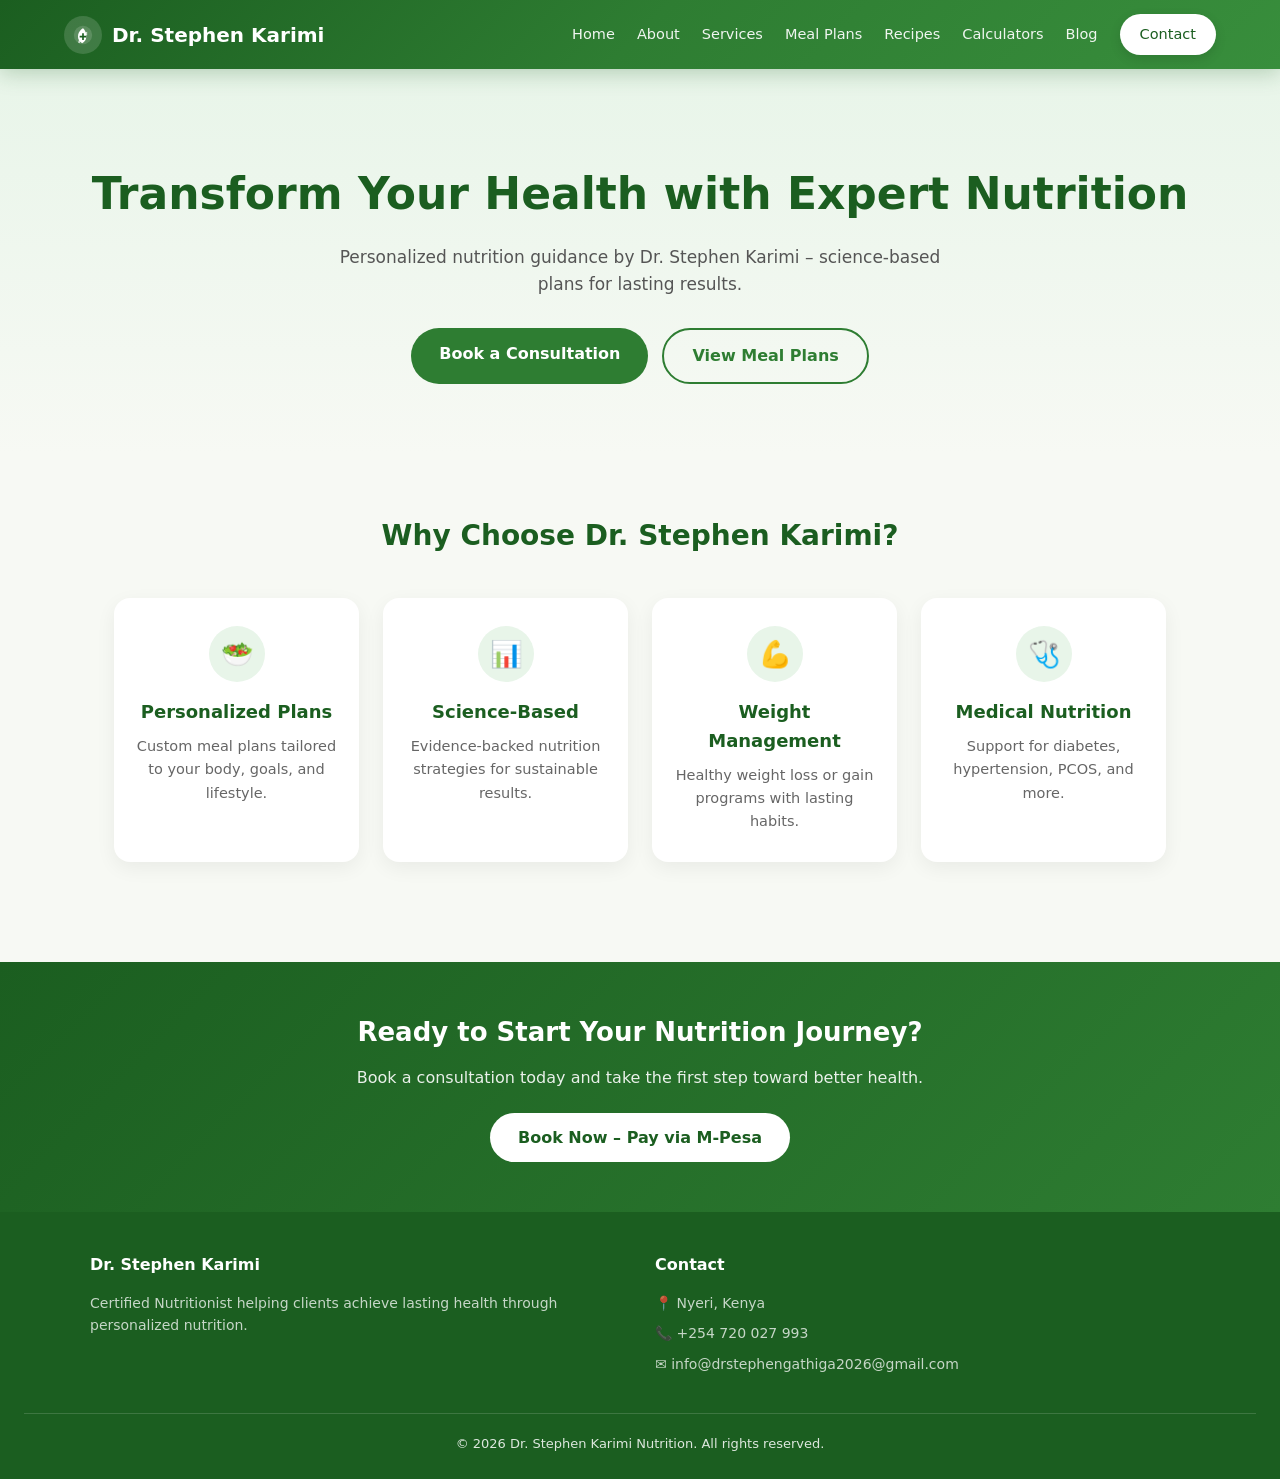
<file: index.html>
<!DOCTYPE html>
<html lang="en">
<head>
  <meta charset="UTF-8">
  <meta name="viewport" content="width=device-width, initial-scale=1.0">
  <title>Dr. Stephen Karimi | Nutritionist</title>
  <style>
    * { margin: 0; padding: 0; box-sizing: border-box; }
    body {
      font-family: 'Segoe UI', system-ui, -apple-system, sans-serif;
      background: #f7f9f4;
      color: #333;
      line-height: 1.6;
    }
    .header {
      position: sticky; top: 0; z-index: 1000;
      background: linear-gradient(135deg, #1b5e20 0%, #2e7d32 50%, #388e3c 100%);
      box-shadow: 0 4px 20px rgba(27, 94, 32, 0.25);
      padding: 14px 0;
    }
    .header-container {
      max-width: 1200px; margin: 0 auto; padding: 0 24px;
      display: flex; align-items: center; justify-content: space-between;
    }
    .logo { display: flex; align-items: center; gap: 10px; text-decoration: none; }
    .logo-icon {
      width: 38px; height: 38px; background: rgba(255,255,255,0.15);
      border-radius: 50%; display: flex; align-items: center; justify-content: center;
    }
    .logo-icon svg { width: 20px; height: 20px; }
    .logo-text { font-size: 20px; font-weight: 600; color: white; }
    .nav { display: flex; align-items: center; gap: 22px; }
    .nav a {
      color: rgba(255,255,255,0.92); text-decoration: none; font-size: 14.5px; font-weight: 500;
      transition: color 0.25s;
    }
    .nav a:hover { color: #fff; }
    .nav a.active { color: #fff; border-bottom: 2px solid #a5d6a7; padding-bottom: 2px; }
    .cta-btn {
      background: white; color: #1b5e20 !important; padding: 9px 20px;
      border-radius: 50px; font-weight: 600; font-size: 14px;
      box-shadow: 0 4px 12px rgba(0,0,0,0.12); transition: all 0.3s;
    }
    .cta-btn:hover { background: #e8f5e9; transform: translateY(-2px); }
    .menu-toggle { display: none; background: none; border: none; cursor: pointer; padding: 6px; }
    .menu-toggle span { display: block; width: 22px; height: 2.5px; background: white; margin: 5px 0; border-radius: 3px; }

    @media (max-width: 980px) {
      .nav {
        position: fixed; top: 68px; left: 0; right: 0; background: #1b5e20;
        flex-direction: column; gap: 0; padding: 16px 0 24px;
        box-shadow: 0 12px 30px rgba(0,0,0,0.2);
        transform: translateY(-12px); opacity: 0; visibility: hidden; transition: all 0.3s;
      }
      .nav.active { transform: translateY(0); opacity: 1; visibility: visible; }
      .nav a { width: 100%; text-align: center; padding: 13px 0; border-bottom: 1px solid rgba(255,255,255,0.1); font-size: 15px; }
      .nav a:last-child { border-bottom: none; margin-top: 10px; width: auto; display: inline-block; }
      .menu-toggle { display: block; }
    }

    /* Hero */
    .hero {
      padding: 90px 24px 70px;
      text-align: center;
      background: linear-gradient(180deg, #e8f5e9 0%, #f7f9f4 100%);
    }
    .hero h1 { font-size: clamp(28px, 5vw, 44px); color: #1b5e20; margin-bottom: 14px; font-weight: 700; }
    .hero p { font-size: 17px; color: #555; max-width: 620px; margin: 0 auto 30px; }
    .hero-buttons { display: flex; gap: 14px; justify-content: center; flex-wrap: wrap; }
    .btn-primary {
      background: #2e7d32; color: white; padding: 13px 28px; border-radius: 50px;
      text-decoration: none; font-weight: 600; transition: all 0.3s;
    }
    .btn-primary:hover { background: #1b5e20; transform: translateY(-2px); }
    .btn-secondary {
      background: transparent; color: #2e7d32; padding: 13px 28px; border-radius: 50px;
      text-decoration: none; font-weight: 600; border: 2px solid #2e7d32; transition: all 0.3s;
    }
    .btn-secondary:hover { background: #e8f5e9; }

    /* Features */
    .features { max-width: 1100px; margin: 0 auto; padding: 60px 24px; }
    .section-title { text-align: center; font-size: 28px; color: #1b5e20; margin-bottom: 40px; }
    .features-grid {
      display: grid; grid-template-columns: repeat(auto-fit, minmax(240px, 1fr)); gap: 24px;
    }
    .feature-card {
      background: white; border-radius: 16px; padding: 28px 22px; text-align: center;
      box-shadow: 0 6px 20px rgba(0,0,0,0.06); transition: transform 0.3s;
    }
    .feature-card:hover { transform: translateY(-6px); }
    .feature-icon {
      width: 56px; height: 56px; background: #e8f5e9; border-radius: 50%;
      display: flex; align-items: center; justify-content: center; margin: 0 auto 16px;
      font-size: 26px;
    }
    .feature-card h3 { color: #1b5e20; margin-bottom: 8px; font-size: 18px; }
    .feature-card p { color: #666; font-size: 14.5px; }

    /* CTA Banner */
    .cta-banner {
      background: linear-gradient(135deg, #1b5e20, #2e7d32);
      color: white; text-align: center; padding: 50px 24px; margin: 40px 0 0;
    }
    .cta-banner h2 { font-size: 26px; margin-bottom: 12px; }
    .cta-banner p { opacity: 0.9; margin-bottom: 22px; }
    .cta-banner a {
      display: inline-block; background: white; color: #1b5e20; padding: 12px 28px;
      border-radius: 50px; font-weight: 600; text-decoration: none; transition: all 0.3s;
    }
    .cta-banner a:hover { background: #e8f5e9; transform: translateY(-2px); }

    /* Footer */
    footer {
      background: #1b5e20; color: rgba(255,255,255,0.85); padding: 40px 24px 24px;
    }
    .footer-content {
      max-width: 1100px; margin: 0 auto; display: grid;
      grid-template-columns: repeat(auto-fit, minmax(200px, 1fr)); gap: 30px;
    }
    .footer-col h4 { color: white; margin-bottom: 14px; font-size: 16px; }
    .footer-col a, .footer-col p { color: rgba(255,255,255,0.75); text-decoration: none; font-size: 14px; display: block; margin-bottom: 8px; }
    .footer-col a:hover { color: white; }
    .footer-bottom {
      text-align: center; margin-top: 30px; padding-top: 20px;
      border-top: 1px solid rgba(255,255,255,0.15); font-size: 13px;
    }
  </style>
</head>
<body>

  <!-- HEADER -->
  <header class="header">
    <div class="header-container">
      <a href="index.html" class="logo">
        <div class="logo-icon">
          <svg viewBox="0 0 48 48" fill="none" xmlns="http://www.w3.org/2000/svg">
            <circle cx="24" cy="24" r="22" fill="rgba(255,255,255,0.15)"/>
            <path d="M24 8C24 8 12 14 12 28C12 35 16 40 22 44C28 40 32 35 32 28C32 14 24 8 24 8Z" fill="white"/>
            <path d="M34 16C20 20 16 32 12 42L16 44C20 34 24 26 34 24V16Z" fill="white" fill-opacity="0.7"/>
            <path d="M22 20H26V26H32V30H26V36H22V30H16V26H22V20Z" fill="#1b5e20"/>
          </svg>
        </div>
        <span class="logo-text">Dr. Stephen Karimi</span>
      </a>
      <nav class="nav" id="navMenu">
        <a href="home.html">Home</a>
        <a href="about.html">About</a>
        <a href="services.html">Services</a>
        <a href="meal plans.html">Meal Plans</a>
        <a href="recipes.html">Recipes</a>
        <a href="calculators.html">Calculators</a>
        <a href="blog.html">Blog</a>
        <a href="contact.html" class="cta-btn">Contact</a>
      </nav>
      <button class="menu-toggle" id="menuToggle" aria-label="Menu"><span></span><span></span><span></span></button>
    </div>
  </header>

  <!-- HERO -->
  <section class="hero">
    <h1>Transform Your Health with Expert Nutrition</h1>
    <p>Personalized nutrition guidance by Dr. Stephen Karimi – science-based plans for lasting results.</p>
    <div class="hero-buttons">
      <a href="contact.html" class="btn-primary">Book a Consultation</a>
      <a href="meal plans.html" class="btn-secondary">View Meal Plans</a>
    </div>
  </section>

  <!-- FEATURES -->
  <section class="features">
    <h2 class="section-title">Why Choose Dr. Stephen Karimi?</h2>
    <div class="features-grid">
      <div class="feature-card">
        <div class="feature-icon">🥗</div>
        <h3>Personalized Plans</h3>
        <p>Custom meal plans tailored to your body, goals, and lifestyle.</p>
      </div>
      <div class="feature-card">
        <div class="feature-icon">📊</div>
        <h3>Science-Based</h3>
        <p>Evidence-backed nutrition strategies for sustainable results.</p>
      </div>
      <div class="feature-card">
        <div class="feature-icon">💪</div>
        <h3>Weight Management</h3>
        <p>Healthy weight loss or gain programs with lasting habits.</p>
      </div>
      <div class="feature-card">
        <div class="feature-icon">🩺</div>
        <h3>Medical Nutrition</h3>
        <p>Support for diabetes, hypertension, PCOS, and more.</p>
      </div>
    </div>
  </section>

  <!-- CTA -->
  <section class="cta-banner">
    <h2>Ready to Start Your Nutrition Journey?</h2>
    <p>Book a consultation today and take the first step toward better health.</p>
    <a href="contact.html">Book Now – Pay via M-Pesa</a>
  </section>

  <!-- FOOTER -->
  <footer>
    <div class="footer-content">
      <div class="footer-col">
        <h4>Dr. Stephen Karimi</h4>
        <p>Certified Nutritionist helping clients achieve lasting health through personalized nutrition.</p>
      </div>
     
      <div class="footer-col">
        <h4>Contact</h4>
        <p>📍 Nyeri, Kenya</p>
        <p>📞 +254 720 027 993</p>
        <p>✉️ info@drstephengathiga2026@gmail.com</p>
      </div>
    </div>
    <div class="footer-bottom">
      © 2026 Dr. Stephen Karimi Nutrition. All rights reserved.
    </div>
  </footer>

  <script>
    const toggle = document.getElementById('menuToggle');
    const nav = document.getElementById('navMenu');
    toggle.addEventListener('click', () => nav.classList.toggle('active'));
  </script>
</body>
</html>
</file>
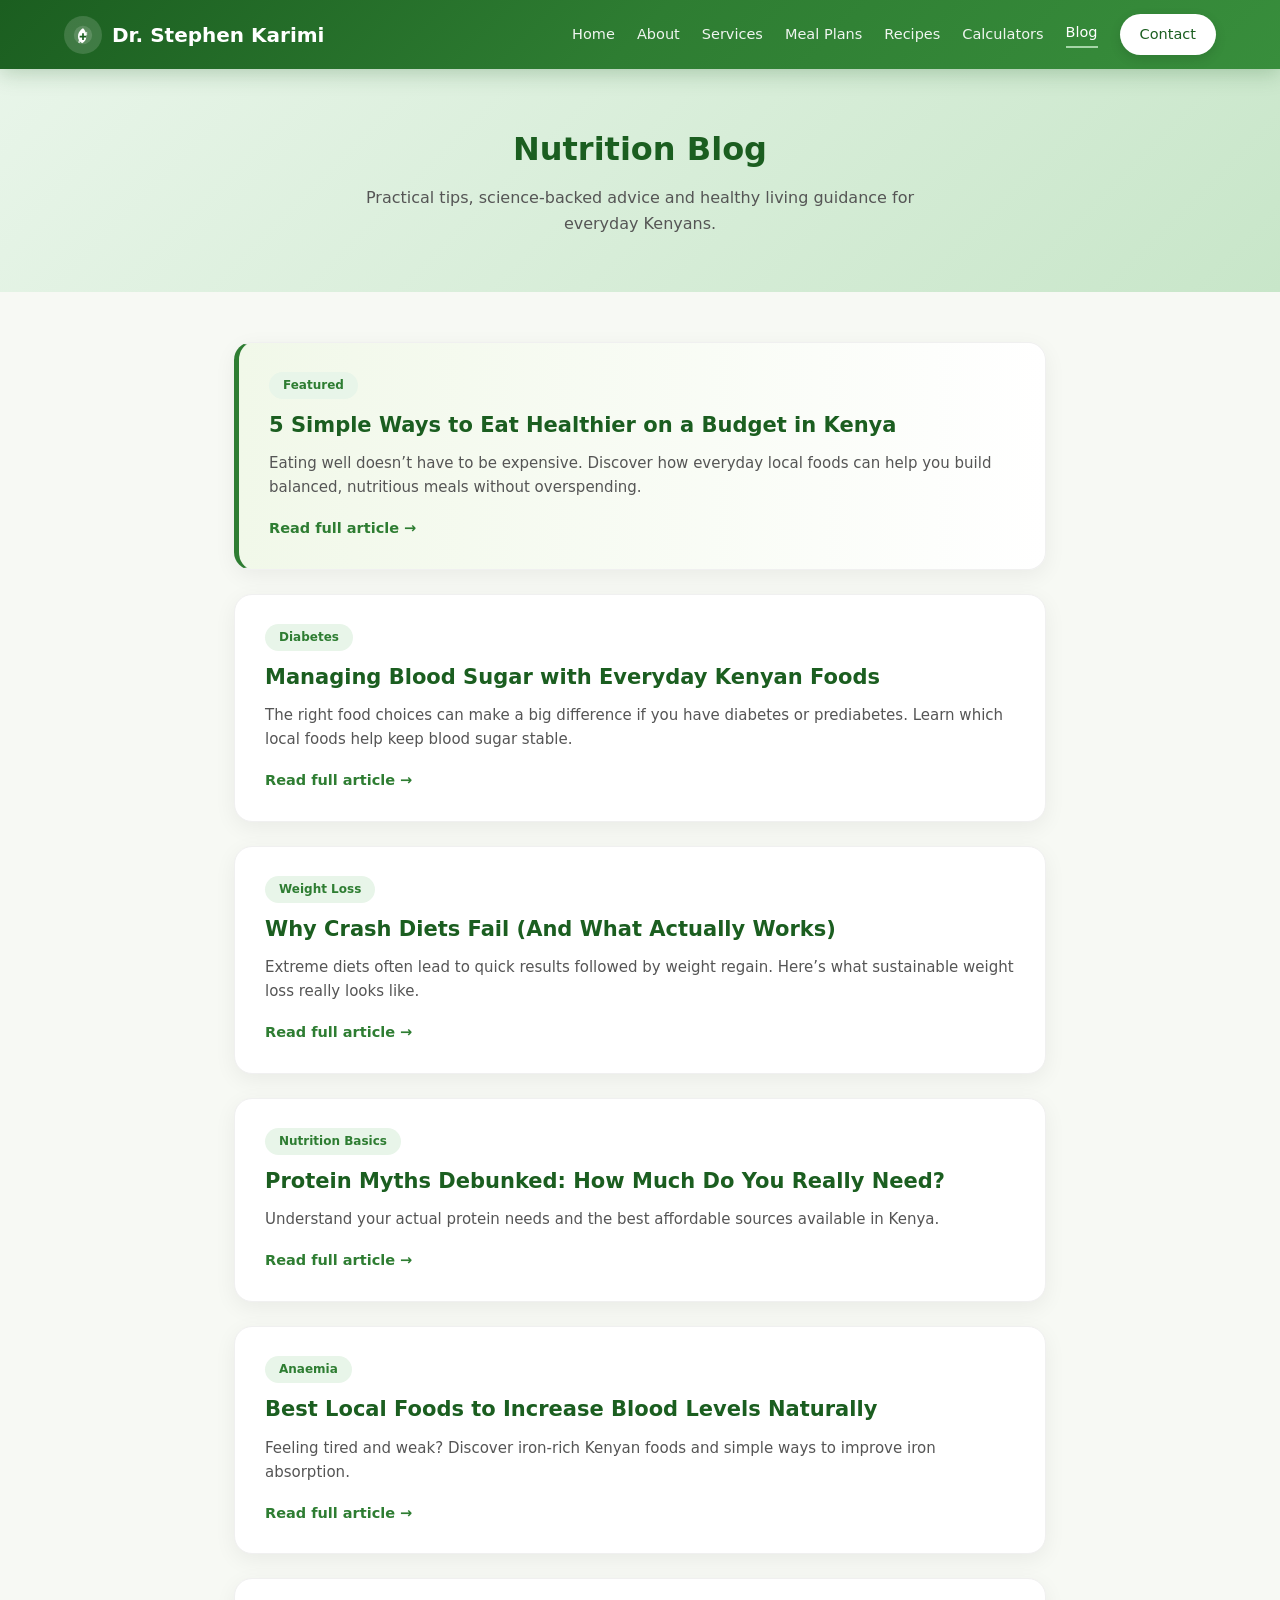
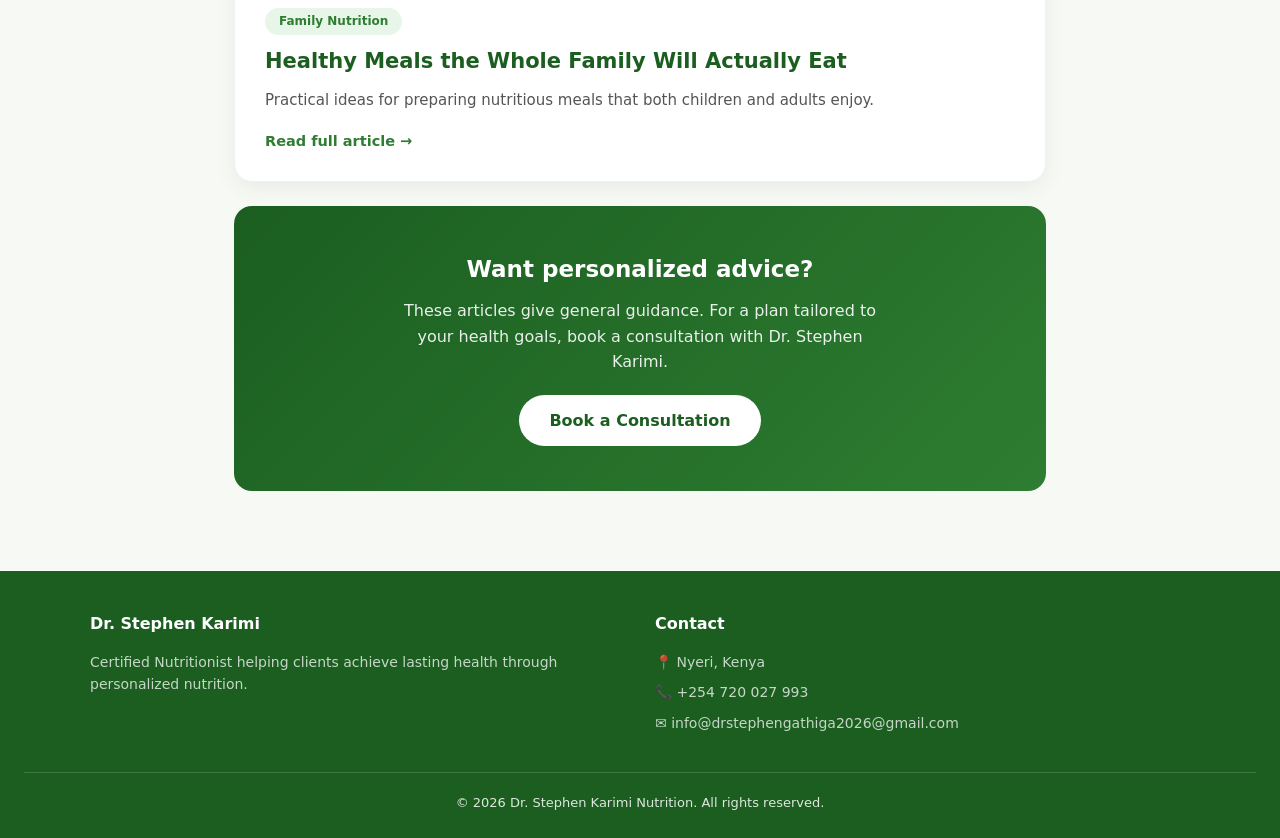
<file: about.html>
<!DOCTYPE html>
<html lang="en">
<head>
  <meta charset="UTF-8">
  <meta name="viewport" content="width=device-width, initial-scale=1.0">
  <title>Nutrition Blog | Dr. Stephen Karimi</title>
  <style>
    * { margin: 0; padding: 0; box-sizing: border-box; }
    body {
      font-family: 'Segoe UI', system-ui, -apple-system, sans-serif;
      background: #f7f9f4;
      color: #333;
      line-height: 1.6;
    }

    /* ===== HEADER ===== */
    .header {
      position: sticky; top: 0; z-index: 1000;
      background: linear-gradient(135deg, #1b5e20 0%, #2e7d32 50%, #388e3c 100%);
      box-shadow: 0 4px 20px rgba(27, 94, 32, 0.25);
      padding: 14px 0;
    }
    .header-container {
      max-width: 1200px; margin: 0 auto; padding: 0 24px;
      display: flex; align-items: center; justify-content: space-between;
    }
    .logo { display: flex; align-items: center; gap: 10px; text-decoration: none; }
    .logo-icon {
      width: 38px; height: 38px; background: rgba(255,255,255,0.15);
      border-radius: 50%; display: flex; align-items: center; justify-content: center;
    }
    .logo-icon svg { width: 20px; height: 20px; }
    .logo-text { font-size: 20px; font-weight: 600; color: white; }
    .nav { display: flex; align-items: center; gap: 22px; background: transparent; }
    .nav a {
      color: rgba(255,255,255,0.92); text-decoration: none;
      font-size: 14.5px; font-weight: 500; transition: color 0.25s; background: transparent;
    }
    .nav a:hover { color: #fff; }
    .nav a.active { color: #fff; border-bottom: 2px solid #a5d6a7; padding-bottom: 2px; }
    .cta-btn {
      background: white !important; color: #1b5e20 !important; padding: 9px 20px;
      border-radius: 50px; font-weight: 600; font-size: 14px;
      box-shadow: 0 4px 12px rgba(0,0,0,0.12); transition: all 0.3s;
    }
    .cta-btn:hover { background: #e8f5e9 !important; transform: translateY(-2px); }
    .menu-toggle { display: none; background: none; border: none; cursor: pointer; padding: 6px; }
    .menu-toggle span {
      display: block; width: 22px; height: 2.5px; background: white;
      margin: 5px 0; border-radius: 3px;
    }
    @media (max-width: 980px) {
      .nav {
        position: fixed; top: 68px; left: 0; right: 0; background: #1b5e20;
        flex-direction: column; gap: 0; padding: 16px 0 24px;
        box-shadow: 0 12px 30px rgba(0,0,0,0.2);
        transform: translateY(-12px); opacity: 0; visibility: hidden; transition: all 0.3s;
      }
      .nav.active { transform: translateY(0); opacity: 1; visibility: visible; }
      .nav a {
        width: 100%; text-align: center; padding: 13px 0;
        border-bottom: 1px solid rgba(255,255,255,0.1);
      }
      .nav a:last-child { border-bottom: none; margin-top: 10px; width: auto; display: inline-block; }
      .menu-toggle { display: block; }
    }

    /* ===== PAGE HERO ===== */
    .page-hero {
      background: linear-gradient(135deg, #e8f5e9, #c8e6c9);
      padding: 55px 24px; text-align: center;
    }
    .page-hero h1 { font-size: 32px; color: #1b5e20; margin-bottom: 10px; }
    .page-hero p { color: #555; max-width: 600px; margin: 0 auto; font-size: 16px; }

    /* ===== BLOG ===== */
    .blog-section {
      max-width: 860px; margin: 0 auto; padding: 50px 24px 30px;
    }

    .blog-card {
      background: white;
      border-radius: 18px;
      padding: 28px 30px;
      margin-bottom: 24px;
      box-shadow: 0 6px 22px rgba(0,0,0,0.06);
      transition: transform 0.3s, box-shadow 0.3s;
      border: 1px solid #f0f0f0;
    }
    .blog-card:hover {
      transform: translateY(-4px);
      box-shadow: 0 12px 30px rgba(0,0,0,0.1);
    }
    .blog-card.featured {
      border-left: 5px solid #2e7d32;
      background: linear-gradient(to right, #f1f8e9, #ffffff);
    }

    .category {
      display: inline-block;
      background: #e8f5e9;
      color: #2e7d32;
      font-size: 12px;
      font-weight: 600;
      padding: 4px 14px;
      border-radius: 30px;
      margin-bottom: 12px;
    }
    .blog-card h2 {
      color: #1b5e20;
      font-size: 21px;
      margin-bottom: 12px;
      line-height: 1.35;
    }
    .excerpt {
      color: #555;
      font-size: 15px;
      margin-bottom: 16px;
    }

    .full-content {
      display: none;
      margin-top: 8px;
      padding-top: 18px;
      border-top: 1px solid #e8f5e9;
      color: #444;
      font-size: 15px;
      line-height: 1.75;
    }
    .full-content p { margin-bottom: 14px; }
    .full-content h3 {
      color: #1b5e20;
      font-size: 17px;
      margin: 20px 0 8px;
    }
    .full-content ul {
      margin: 10px 0 16px 22px;
    }
    .full-content ul li { margin-bottom: 6px; }

    .read-more-btn {
      background: none;
      border: none;
      color: #2e7d32;
      font-weight: 600;
      font-size: 14.5px;
      cursor: pointer;
      padding: 0;
      font-family: inherit;
      display: inline-flex;
      align-items: center;
      gap: 6px;
    }
    .read-more-btn:hover { text-decoration: underline; }

    /* CTA */
    .consult-cta {
      background: linear-gradient(135deg, #1b5e20, #2e7d32);
      color: white;
      text-align: center;
      padding: 45px 24px;
      border-radius: 18px;
      margin: 20px 0 10px;
    }
    .consult-cta h2 { font-size: 23px; margin-bottom: 10px; }
    .consult-cta p { opacity: 0.9; margin-bottom: 20px; max-width: 480px; margin-left: auto; margin-right: auto; }
    .consult-cta a {
      display: inline-block;
      background: white;
      color: #1b5e20;
      padding: 13px 30px;
      border-radius: 50px;
      font-weight: 600;
      text-decoration: none;
      transition: all 0.3s;
    }
    .consult-cta a:hover { background: #e8f5e9; transform: translateY(-2px); }

    /* ===== FOOTER ===== */
    footer {
      background: #1b5e20;
      color: rgba(255,255,255,0.85);
      padding: 40px 24px 24px;
      margin-top: 40px;
    }
    .footer-content {
      max-width: 1100px; margin: 0 auto;
      display: grid; grid-template-columns: repeat(auto-fit, minmax(200px, 1fr)); gap: 30px;
    }
    .footer-col h4 { color: white; margin-bottom: 14px; }
    .footer-col a, .footer-col p {
      color: rgba(255,255,255,0.75); text-decoration: none;
      font-size: 14px; display: block; margin-bottom: 8px;
    }
    .footer-col a:hover { color: white; }
    .footer-bottom {
      text-align: center; margin-top: 30px; padding-top: 20px;
      border-top: 1px solid rgba(255,255,255,0.15); font-size: 13px;
    }
  </style>
</head>
<body>

  <!-- HEADER -->
  <header class="header">
    <div class="header-container">
      <a href="index.html" class="logo">
        <div class="logo-icon">
          <svg viewBox="0 0 48 48" fill="none" xmlns="http://www.w3.org/2000/svg">
            <circle cx="24" cy="24" r="22" fill="rgba(255,255,255,0.15)"/>
            <path d="M24 8C24 8 12 14 12 28C12 35 16 40 22 44C28 40 32 35 32 28C32 14 24 8 24 8Z" fill="white"/>
            <path d="M34 16C20 20 16 32 12 42L16 44C20 34 24 26 34 24V16Z" fill="white" fill-opacity="0.7"/>
            <path d="M22 20H26V26H32V30H26V36H22V30H16V26H22V20Z" fill="#1b5e20"/>
          </svg>
        </div>
        <span class="logo-text">Dr. Stephen Karimi</span>
      </a>
      <nav class="nav" id="navMenu">
        <a href="home.html">Home</a>
        <a href="about.html">About</a>
        <a href="services.html">Services</a>
        <a href="meal-plans.html">Meal Plans</a>
        <a href="recipes.html">Recipes</a>
        <a href="calculators.html">Calculators</a>
        <a href="blog.html" class="active">Blog</a>
        <a href="contact.html" class="cta-btn">Contact</a>
      </nav>
      <button class="menu-toggle" id="menuToggle" aria-label="Menu">
        <span></span><span></span><span></span>
      </button>
    </div>
  </header>

  <!-- HERO -->
  <section class="page-hero">
    <h1>Nutrition Blog</h1>
    <p>Practical tips, science-backed advice and healthy living guidance for everyday Kenyans.</p>
  </section>

  <!-- BLOG POSTS -->
  <section class="blog-section">

    <!-- Featured -->
    <article class="blog-card featured">
      <span class="category">Featured</span>
      <h2>5 Simple Ways to Eat Healthier on a Budget in Kenya</h2>
      <p class="excerpt">
        Eating well doesn’t have to be expensive. Discover how everyday local foods can help you build balanced, nutritious meals without overspending.
      </p>
      <div class="full-content" id="article1">
        <p>Many people think healthy eating is expensive. The truth is, some of the most nutritious foods in Kenya are also the most affordable.</p>
        <h3>1. Make Sukuma Wiki your daily green</h3>
        <p>Sukuma wiki is packed with vitamins, iron and fibre. Lightly steam or sauté it instead of overcooking.</p>
        <h3>2. Eat beans and lentils regularly</h3>
        <p>Beans are an excellent source of plant protein and fibre. A simple bean stew with vegetables can be a complete meal.</p>
        <h3>3. Include eggs several times a week</h3>
        <p>Eggs are one of the cheapest high-quality protein sources available.</p>
        <h3>4. Choose local fruits in season</h3>
        <p>Bananas, mangoes, oranges and avocados provide vitamins at a much lower cost than imported snacks.</p>
        <h3>5. Cook more meals at home</h3>
        <p>Home cooking gives you full control over oil, salt and sugar while saving money.</p>
      </div>
      <button class="read-more-btn" onclick="toggleArticle('article1', this)">Read full article →</button>
    </article>

    <!-- Diabetes -->
    <article class="blog-card">
      <span class="category">Diabetes</span>
      <h2>Managing Blood Sugar with Everyday Kenyan Foods</h2>
      <p class="excerpt">
        The right food choices can make a big difference if you have diabetes or prediabetes. Learn which local foods help keep blood sugar stable.
      </p>
      <div class="full-content" id="article2">
        <p>Food is one of the most powerful tools for managing blood sugar. You don’t need special imported products.</p>
        <h3>Best foods for stable blood sugar</h3>
        <ul>
          <li>Sukuma wiki, managu, terere</li>
          <li>Beans, ndengu and green grams</li>
          <li>Sweet potatoes (in moderate portions)</li>
          <li>Oats and millet (wimbi)</li>
          <li>Fish, eggs and lean meat</li>
        </ul>
        <h3>Foods to limit</h3>
        <ul>
          <li>White ugali, white rice and white bread in large amounts</li>
          <li>Sugary drinks and packaged juices</li>
          <li>Fried snacks and heavily processed foods</li>
        </ul>
      </div>
      <button class="read-more-btn" onclick="toggleArticle('article2', this)">Read full article →</button>
    </article>

    <!-- Weight Loss -->
    <article class="blog-card">
      <span class="category">Weight Loss</span>
      <h2>Why Crash Diets Fail (And What Actually Works)</h2>
      <p class="excerpt">
        Extreme diets often lead to quick results followed by weight regain. Here’s what sustainable weight loss really looks like.
      </p>
      <div class="full-content" id="article3">
        <p>Crash diets usually fail because they are too restrictive and hard to maintain long-term.</p>
        <h3>What actually works</h3>
        <ul>
          <li>Creating a moderate calorie deficit you can stick to</li>
          <li>Eating enough protein and fibre to stay full</li>
          <li>Including foods you enjoy in the right portions</li>
          <li>Moving your body regularly</li>
          <li>Focusing on consistency instead of perfection</li>
        </ul>
        <p>Sustainable weight loss is usually slow — about 0.5 to 1 kg per week — but the results last much longer.</p>
      </div>
      <button class="read-more-btn" onclick="toggleArticle('article3', this)">Read full article →</button>
    </article>

    <!-- Protein -->
    <article class="blog-card">
      <span class="category">Nutrition Basics</span>
      <h2>Protein Myths Debunked: How Much Do You Really Need?</h2>
      <p class="excerpt">
        Understand your actual protein needs and the best affordable sources available in Kenya.
      </p>
      <div class="full-content" id="article4">
        <p>Most healthy adults need about 0.8–1.2 grams of protein per kilogram of body weight per day.</p>
        <h3>Affordable protein sources</h3>
        <ul>
          <li>Eggs</li>
          <li>Beans, ndengu, green grams and lentils</li>
          <li>Omena and dagaa</li>
          <li>Chicken and fish</li>
          <li>Milk and mala</li>
          <li>Groundnuts</li>
        </ul>
      </div>
      <button class="read-more-btn" onclick="toggleArticle('article4', this)">Read full article →</button>
    </article>

    <!-- Anaemia -->
    <article class="blog-card">
      <span class="category">Anaemia</span>
      <h2>Best Local Foods to Increase Blood Levels Naturally</h2>
      <p class="excerpt">
        Feeling tired and weak? Discover iron-rich Kenyan foods and simple ways to improve iron absorption.
      </p>
      <div class="full-content" id="article5">
        <h3>Iron-rich local foods</h3>
        <ul>
          <li>Liver (chicken or beef)</li>
          <li>Sukuma wiki and other dark leafy greens</li>
          <li>Beans and lentils</li>
          <li>Omena</li>
          <li>Millet (wimbi)</li>
        </ul>
        <p>Pair iron-rich foods with vitamin C sources like lemon, oranges or tomatoes to improve absorption. Avoid tea or coffee with these meals.</p>
      </div>
      <button class="read-more-btn" onclick="toggleArticle('article5', this)">Read full article →</button>
    </article>

    <!-- Family -->
    <article class="blog-card">
      <span class="category">Family Nutrition</span>
      <h2>Healthy Meals the Whole Family Will Actually Eat</h2>
      <p class="excerpt">
        Practical ideas for preparing nutritious meals that both children and adults enjoy.
      </p>
      <div class="full-content" id="article6">
        <ul>
          <li>Involve children in simple cooking tasks</li>
          <li>Serve vegetables in familiar ways</li>
          <li>Keep a base meal and let everyone add toppings</li>
          <li>Make healthier versions of favourite foods</li>
          <li>Be patient — it can take several tries before a child accepts a new food</li>
        </ul>
      </div>
      <button class="read-more-btn" onclick="toggleArticle('article6', this)">Read full article →</button>
    </article>

    <!-- CTA -->
    <div class="consult-cta">
      <h2>Want personalized advice?</h2>
      <p>These articles give general guidance. For a plan tailored to your health goals, book a consultation with Dr. Stephen Karimi.</p>
      <a href="contact.html">Book a Consultation</a>
    </div>
  </section>

  <!-- FOOTER -->
  <footer>
    <div class="footer-content">
      <div class="footer-col">
        <h4>Dr. Stephen Karimi</h4>
        <p>Certified Nutritionist helping clients achieve lasting health through personalized nutrition.</p>
      </div>
      
      <div class="footer-col">
        <h4>Contact</h4>
        <p>📍 Nyeri, Kenya</p>
        <p>📞 +254 720 027 993</p>
        <p>✉️ info@drstephengathiga2026@gmail.com</p>
      </div>
    </div>
    <div class="footer-bottom">
      © 2026 Dr. Stephen Karimi Nutrition. All rights reserved.
    </div>
  </footer>

  <script>
    // Mobile menu
    document.getElementById('menuToggle').addEventListener('click', function() {
      document.getElementById('navMenu').classList.toggle('active');
    });

    // Expand / collapse articles
    function toggleArticle(id, btn) {
      var content = document.getElementById(id);
      if (content.style.display === 'block') {
        content.style.display = 'none';
        btn.innerHTML = 'Read full article →';
      } else {
        content.style.display = 'block';
        btn.innerHTML = 'Show less ↑';
      }
    }
  </script>
</body>
</html>
</file>
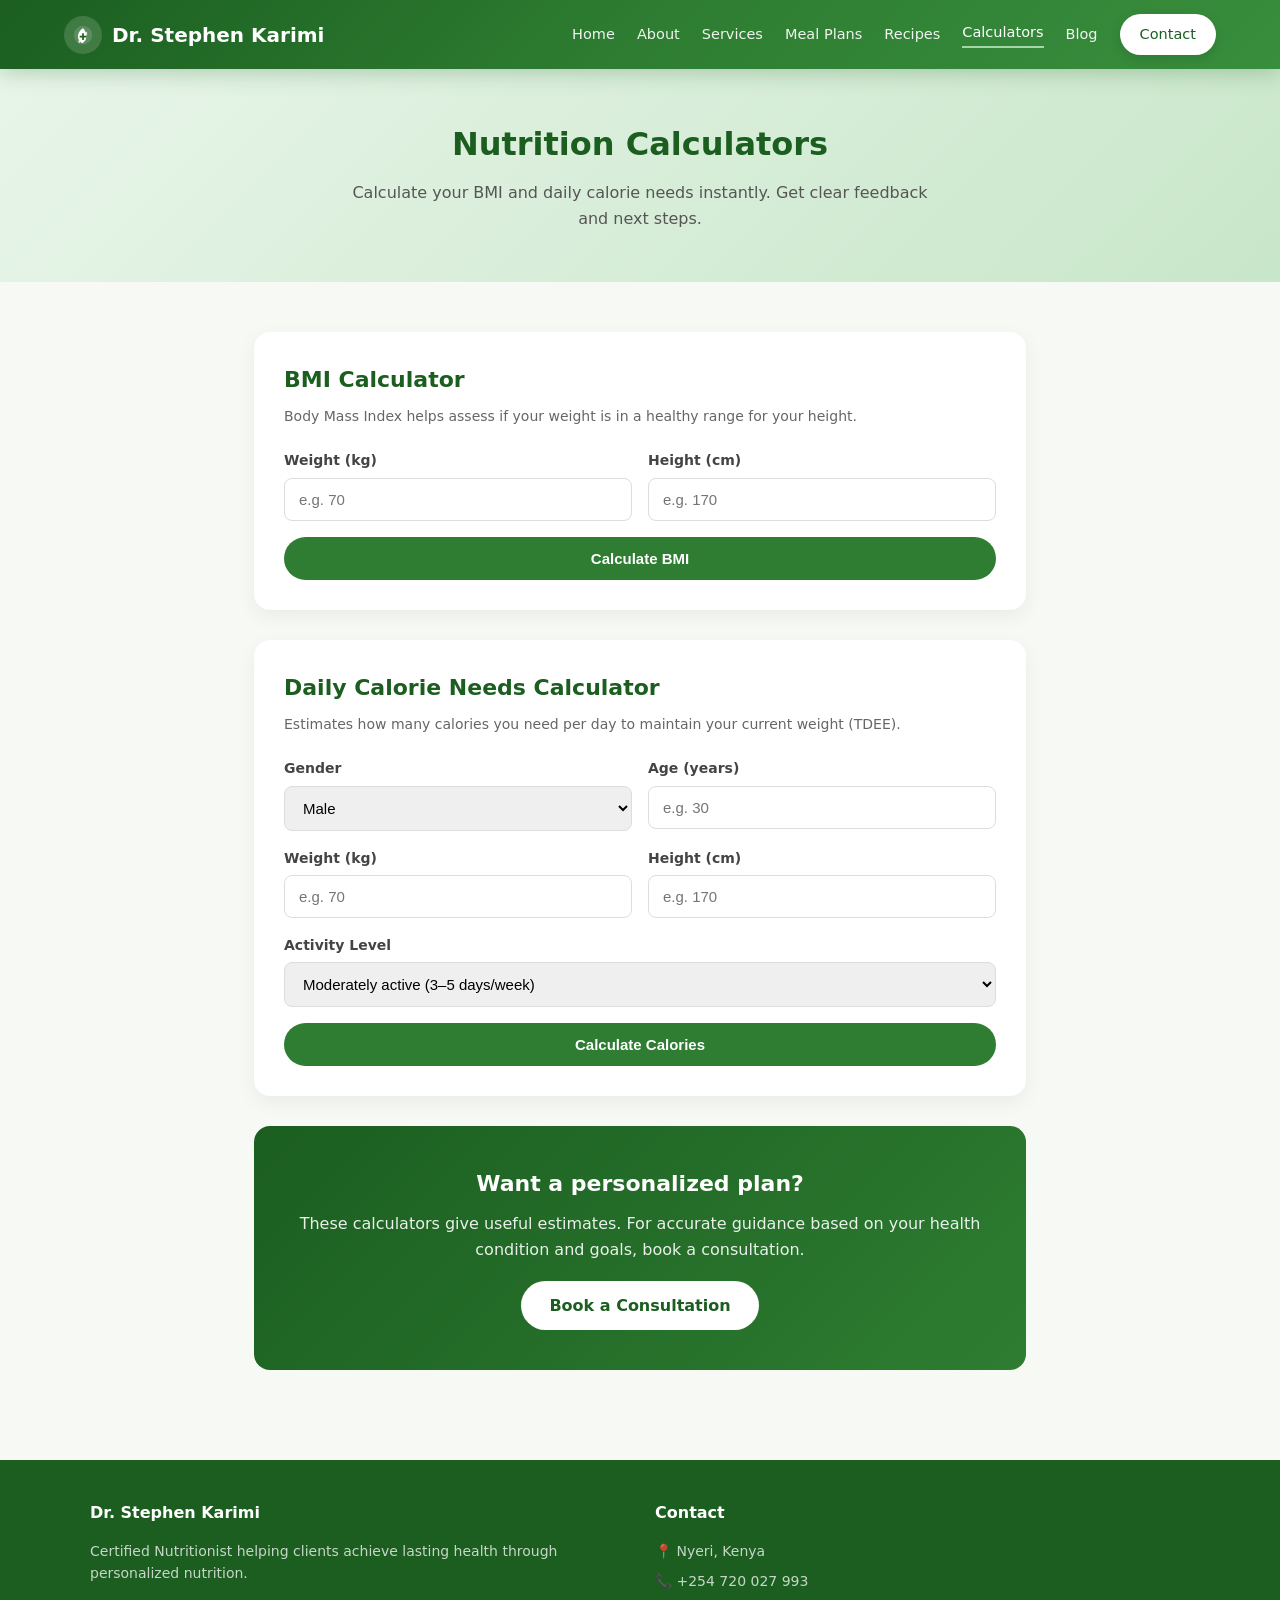
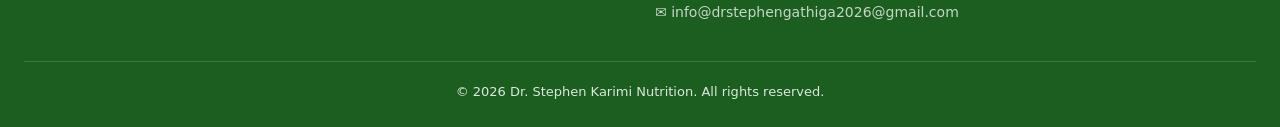
<file: calculators.html>
<!DOCTYPE html>
<html lang="en">
<head>
  <meta charset="UTF-8">
  <meta name="viewport" content="width=device-width, initial-scale=1.0">
  <title>Nutrition Calculators | Dr. Stephen Karimi</title>
  <style>
    * { margin: 0; padding: 0; box-sizing: border-box; }
    body {
      font-family: 'Segoe UI', system-ui, -apple-system, sans-serif;
      background: #f7f9f4;
      color: #333;
      line-height: 1.6;
    }

    /* ===== HEADER ===== */
    .header {
      position: sticky; top: 0; z-index: 1000;
      background: linear-gradient(135deg, #1b5e20 0%, #2e7d32 50%, #388e3c 100%);
      box-shadow: 0 4px 20px rgba(27, 94, 32, 0.25);
      padding: 14px 0;
    }
    .header-container {
      max-width: 1200px; margin: 0 auto; padding: 0 24px;
      display: flex; align-items: center; justify-content: space-between;
    }
    .logo { display: flex; align-items: center; gap: 10px; text-decoration: none; }
    .logo-icon {
      width: 38px; height: 38px; background: rgba(255,255,255,0.15);
      border-radius: 50%; display: flex; align-items: center; justify-content: center;
    }
    .logo-icon svg { width: 20px; height: 20px; }
    .logo-text { font-size: 20px; font-weight: 600; color: white; }
    .nav { display: flex; align-items: center; gap: 22px; }
    .nav a {
      color: rgba(255,255,255,0.92); text-decoration: none;
      font-size: 14.5px; font-weight: 500; transition: color 0.25s;
    }
    .nav a:hover, .nav a.active { color: #fff; }
    .nav a.active { border-bottom: 2px solid #a5d6a7; padding-bottom: 2px; }
    .cta-btn {
      background: white; color: #1b5e20 !important; padding: 9px 20px;
      border-radius: 50px; font-weight: 600; font-size: 14px;
      box-shadow: 0 4px 12px rgba(0,0,0,0.12); transition: all 0.3s;
    }
    .cta-btn:hover { background: #e8f5e9; transform: translateY(-2px); }
    .menu-toggle { display: none; background: none; border: none; cursor: pointer; padding: 6px; }
    .menu-toggle span {
      display: block; width: 22px; height: 2.5px; background: white;
      margin: 5px 0; border-radius: 3px;
    }
    @media (max-width: 980px) {
      .nav {
        position: fixed; top: 68px; left: 0; right: 0; background: #1b5e20;
        flex-direction: column; gap: 0; padding: 16px 0 24px;
        box-shadow: 0 12px 30px rgba(0,0,0,0.2);
        transform: translateY(-12px); opacity: 0; visibility: hidden; transition: all 0.3s;
      }
      .nav.active { transform: translateY(0); opacity: 1; visibility: visible; }
      .nav a {
        width: 100%; text-align: center; padding: 13px 0;
        border-bottom: 1px solid rgba(255,255,255,0.1);
      }
      .nav a:last-child { border-bottom: none; margin-top: 10px; width: auto; display: inline-block; }
      .menu-toggle { display: block; }
    }

    /* ===== PAGE HERO ===== */
    .page-hero {
      background: linear-gradient(135deg, #e8f5e9, #c8e6c9);
      padding: 50px 24px; text-align: center;
    }
    .page-hero h1 { font-size: 32px; color: #1b5e20; margin-bottom: 10px; }
    .page-hero p { color: #555; max-width: 600px; margin: 0 auto; }

    /* ===== CALCULATORS ===== */
    .calc-section {
      max-width: 820px; margin: 0 auto; padding: 50px 24px;
    }
    .calc-card {
      background: white;
      border-radius: 16px;
      padding: 30px;
      box-shadow: 0 6px 20px rgba(0,0,0,0.06);
      margin-bottom: 30px;
    }
    .calc-card h2 {
      color: #1b5e20;
      margin-bottom: 8px;
      font-size: 22px;
    }
    .calc-card .subtitle {
      color: #666;
      font-size: 14px;
      margin-bottom: 22px;
    }

    .form-row {
      display: grid;
      grid-template-columns: 1fr 1fr;
      gap: 16px;
    }
    @media (max-width: 500px) {
      .form-row { grid-template-columns: 1fr; }
    }

    .form-group { margin-bottom: 16px; }
    .form-group label {
      display: block;
      font-weight: 600;
      margin-bottom: 6px;
      color: #444;
      font-size: 14px;
    }
    .form-group input,
    .form-group select {
      width: 100%;
      padding: 12px 14px;
      border: 1px solid #ddd;
      border-radius: 8px;
      font-size: 15px;
      transition: border 0.3s;
    }
    .form-group input:focus,
    .form-group select:focus {
      outline: none;
      border-color: #2e7d32;
    }

    .calc-btn {
      background: #2e7d32;
      color: white;
      border: none;
      padding: 13px 28px;
      border-radius: 50px;
      font-weight: 600;
      font-size: 15px;
      cursor: pointer;
      width: 100%;
      transition: background 0.3s;
    }
    .calc-btn:hover { background: #1b5e20; }

    /* Result boxes */
    .result-box {
      margin-top: 22px;
      padding: 20px;
      border-radius: 12px;
      text-align: center;
      display: none;
      background: #f1f8e9;
    }
    .result-box.show { display: block; }

    .result-box .value {
      font-size: 36px;
      font-weight: 700;
      color: #1b5e20;
    }
    .result-box .label {
      font-size: 15px;
      color: #555;
      margin-top: 4px;
    }
    .result-box .feedback {
      margin-top: 14px;
      padding: 12px 16px;
      border-radius: 8px;
      font-size: 14.5px;
      line-height: 1.5;
    }

    /* BMI feedback colours */
    .feedback.underweight { background: #e3f2fd; color: #1565c0; }
    .feedback.normal { background: #e8f5e9; color: #2e7d32; }
    .feedback.overweight { background: #fff8e1; color: #f57f17; }
    .feedback.obese { background: #ffebee; color: #c62828; }

    .calorie-details {
      margin-top: 16px;
      text-align: left;
      background: #f9fbe7;
      padding: 14px 16px;
      border-radius: 8px;
      font-size: 14px;
    }
    .calorie-details p { margin-bottom: 6px; }

    /* CTA */
    .consult-cta {
      background: linear-gradient(135deg, #1b5e20, #2e7d32);
      color: white;
      text-align: center;
      padding: 40px 24px;
      border-radius: 16px;
      margin-top: 10px;
    }
    .consult-cta h2 { font-size: 22px; margin-bottom: 10px; }
    .consult-cta p { opacity: 0.9; margin-bottom: 18px; }
    .consult-cta a {
      display: inline-block;
      background: white;
      color: #1b5e20;
      padding: 12px 28px;
      border-radius: 50px;
      font-weight: 600;
      text-decoration: none;
      transition: all 0.3s;
    }
    .consult-cta a:hover { background: #e8f5e9; transform: translateY(-2px); }

    /* ===== FOOTER ===== */
    footer {
      background: #1b5e20;
      color: rgba(255,255,255,0.85);
      padding: 40px 24px 24px;
      margin-top: 40px;
    }
    .footer-content {
      max-width: 1100px;
      margin: 0 auto;
      display: grid;
      grid-template-columns: repeat(auto-fit, minmax(200px, 1fr));
      gap: 30px;
    }
    .footer-col h4 { color: white; margin-bottom: 14px; }
    .footer-col a, .footer-col p {
      color: rgba(255,255,255,0.75);
      text-decoration: none;
      font-size: 14px;
      display: block;
      margin-bottom: 8px;
    }
    .footer-col a:hover { color: white; }
    .footer-bottom {
      text-align: center;
      margin-top: 30px;
      padding-top: 20px;
      border-top: 1px solid rgba(255,255,255,0.15);
      font-size: 13px;
    }
  </style>
</head>
<body>

  <!-- HEADER -->
  <header class="header">
    <div class="header-container">
      <a href="index.html" class="logo">
        <div class="logo-icon">
          <svg viewBox="0 0 48 48" fill="none" xmlns="http://www.w3.org/2000/svg">
            <circle cx="24" cy="24" r="22" fill="rgba(255,255,255,0.15)"/>
            <path d="M24 8C24 8 12 14 12 28C12 35 16 40 22 44C28 40 32 35 32 28C32 14 24 8 24 8Z" fill="white"/>
            <path d="M34 16C20 20 16 32 12 42L16 44C20 34 24 26 34 24V16Z" fill="white" fill-opacity="0.7"/>
            <path d="M22 20H26V26H32V30H26V36H22V30H16V26H22V20Z" fill="#1b5e20"/>
          </svg>
        </div>
        <span class="logo-text">Dr. Stephen Karimi</span>
      </a>
      <nav class="nav" id="navMenu">
        <a href="home.html">Home</a>
        <a href="about.html">About</a>
        <a href="services.html">Services</a>
        <a href="meal plans.html">Meal Plans</a>
        <a href="recipes.html">Recipes</a>
        <a href="calculators.html" class="active">Calculators</a>
        <a href="blog.html">Blog</a>
        <a href="contact.html" class="cta-btn">Contact</a>
      </nav>
      <button class="menu-toggle" id="menuToggle" aria-label="Menu">
        <span></span><span></span><span></span>
      </button>
    </div>
  </header>

  <!-- PAGE HERO -->
  <section class="page-hero">
    <h1>Nutrition Calculators</h1>
    <p>Calculate your BMI and daily calorie needs instantly. Get clear feedback and next steps.</p>
  </section>

  <section class="calc-section">

    <!-- ========== BMI CALCULATOR ========== -->
    <div class="calc-card">
      <h2>BMI Calculator</h2>
      <p class="subtitle">Body Mass Index helps assess if your weight is in a healthy range for your height.</p>

      <div class="form-row">
        <div class="form-group">
          <label>Weight (kg)</label>
          <input type="number" id="bmiWeight" placeholder="e.g. 70" min="20" max="300" step="0.1">
        </div>
        <div class="form-group">
          <label>Height (cm)</label>
          <input type="number" id="bmiHeight" placeholder="e.g. 170" min="100" max="250" step="0.1">
        </div>
      </div>

      <button class="calc-btn" onclick="calculateBMI()">Calculate BMI</button>

      <div class="result-box" id="bmiResult">
        <div class="value" id="bmiValue">—</div>
        <div class="label" id="bmiCategory">Your BMI Category</div>
        <div class="feedback" id="bmiFeedback"></div>
      </div>
    </div>

    <!-- ========== CALORIE CALCULATOR ========== -->
    <div class="calc-card">
      <h2>Daily Calorie Needs Calculator</h2>
      <p class="subtitle">Estimates how many calories you need per day to maintain your current weight (TDEE).</p>

      <div class="form-row">
        <div class="form-group">
          <label>Gender</label>
          <select id="calGender">
            <option value="male">Male</option>
            <option value="female">Female</option>
          </select>
        </div>
        <div class="form-group">
          <label>Age (years)</label>
          <input type="number" id="calAge" placeholder="e.g. 30" min="15" max="100">
        </div>
      </div>

      <div class="form-row">
        <div class="form-group">
          <label>Weight (kg)</label>
          <input type="number" id="calWeight" placeholder="e.g. 70" min="20" max="300" step="0.1">
        </div>
        <div class="form-group">
          <label>Height (cm)</label>
          <input type="number" id="calHeight" placeholder="e.g. 170" min="100" max="250" step="0.1">
        </div>
      </div>

      <div class="form-group">
        <label>Activity Level</label>
        <select id="calActivity">
          <option value="1.2">Sedentary (little or no exercise)</option>
          <option value="1.375">Lightly active (1–3 days/week)</option>
          <option value="1.55" selected>Moderately active (3–5 days/week)</option>
          <option value="1.725">Very active (6–7 days/week)</option>
          <option value="1.9">Extra active (physical job + training)</option>
        </select>
      </div>

      <button class="calc-btn" onclick="calculateCalories()">Calculate Calories</button>

      <div class="result-box" id="calResult">
        <div class="value" id="calValue">—</div>
        <div class="label">Estimated daily calories to maintain weight</div>
        <div class="calorie-details" id="calDetails"></div>
      </div>
    </div>

    <!-- CTA -->
    <div class="consult-cta">
      <h2>Want a personalized plan?</h2>
      <p>These calculators give useful estimates. For accurate guidance based on your health condition and goals, book a consultation.</p>
      <a href="contact.html">Book a Consultation</a>
    </div>

  </section>

  <!-- FOOTER -->
  <footer>
    <div class="footer-content">
      <div class="footer-col">
        <h4>Dr. Stephen Karimi</h4>
        <p>Certified Nutritionist helping clients achieve lasting health through personalized nutrition.</p>
      </div>
      
      <div class="footer-col">
        <h4>Contact</h4>
        <p>📍 Nyeri, Kenya</p>
        <p>📞 +254 720 027 993</p>
        <p>✉️ info@drstephengathiga2026@gmail.com</p>
      </div>
    </div>
    <div class="footer-bottom">
      © 2026 Dr. Stephen Karimi Nutrition. All rights reserved.
    </div>
  </footer>

  <script>
    // Mobile menu
    document.getElementById('menuToggle').addEventListener('click', function() {
      document.getElementById('navMenu').classList.toggle('active');
    });

    // ========== BMI CALCULATOR ==========
    function calculateBMI() {
      var weight = parseFloat(document.getElementById('bmiWeight').value);
      var heightCm = parseFloat(document.getElementById('bmiHeight').value);

      if (isNaN(weight) || isNaN(heightCm) || weight <= 0 || heightCm <= 0) {
        alert('Please enter valid weight (kg) and height (cm).');
        return;
      }

      var heightM = heightCm / 100;
      var bmi = weight / (heightM * heightM);
      var bmiRounded = bmi.toFixed(1);

      var category = '';
      var feedback = '';
      var feedbackClass = '';

      if (bmi < 18.5) {
        category = 'Underweight';
        feedbackClass = 'underweight';
        feedback = 'Your BMI is below the healthy range. You may need to increase calorie intake with nutrient-dense foods. Consider consulting a nutritionist for a healthy weight-gain plan.';
      } else if (bmi < 25) {
        category = 'Normal weight';
        feedbackClass = 'normal';
        feedback = 'Great! Your BMI is within the healthy range. Keep up balanced eating and regular physical activity to maintain your weight.';
      } else if (bmi < 30) {
        category = 'Overweight';
        feedbackClass = 'overweight';
        feedback = 'Your BMI is above the healthy range. Small sustainable changes in diet and activity can help. A personalized meal plan can support healthy weight loss.';
      } else {
        category = 'Obese';
        feedbackClass = 'obese';
        feedback = 'Your BMI is in the obese range. This can increase health risks. It is highly recommended to work with a nutritionist for a safe and effective weight management plan.';
      }

      document.getElementById('bmiValue').textContent = bmiRounded;
      document.getElementById('bmiCategory').textContent = category;
      document.getElementById('bmiFeedback').textContent = feedback;
      document.getElementById('bmiFeedback').className = 'feedback ' + feedbackClass;

      var resultBox = document.getElementById('bmiResult');
      resultBox.style.display = 'block';
      resultBox.classList.add('show');
    }

    // ========== CALORIE CALCULATOR ==========
    function calculateCalories() {
      var gender = document.getElementById('calGender').value;
      var age = parseFloat(document.getElementById('calAge').value);
      var weight = parseFloat(document.getElementById('calWeight').value);
      var height = parseFloat(document.getElementById('calHeight').value);
      var activity = parseFloat(document.getElementById('calActivity').value);

      if (isNaN(age) || isNaN(weight) || isNaN(height) || age <= 0 || weight <= 0 || height <= 0) {
        alert('Please fill in age, weight and height with valid numbers.');
        return;
      }

      // Mifflin-St Jeor Equation
      var bmr;
      if (gender === 'male') {
        bmr = (10 * weight) + (6.25 * height) - (5 * age) + 5;
      } else {
        bmr = (10 * weight) + (6.25 * height) - (5 * age) - 161;
      }

      var tdee = Math.round(bmr * activity);
      var mildLoss = Math.round(tdee - 300);
      var mildGain = Math.round(tdee + 300);

      document.getElementById('calValue').textContent = tdee + ' kcal';
      document.getElementById('calDetails').innerHTML =
        '<p><strong>BMR (calories at rest):</strong> ' + Math.round(bmr) + ' kcal</p>' +
        '<p><strong>To maintain weight:</strong> ~' + tdee + ' kcal/day</p>' +
        '<p><strong>For mild weight loss:</strong> ~' + mildLoss + ' kcal/day</p>' +
        '<p><strong>For mild weight gain:</strong> ~' + mildGain + ' kcal/day</p>' +
        '<p style="margin-top:10px;font-size:13px;color:#666;">These are estimates. For precise targets based on your health goals, book a consultation.</p>';

      var resultBox = document.getElementById('calResult');
      resultBox.style.display = 'block';
      resultBox.classList.add('show');
    }
  </script>
</body>
</html>
</file>
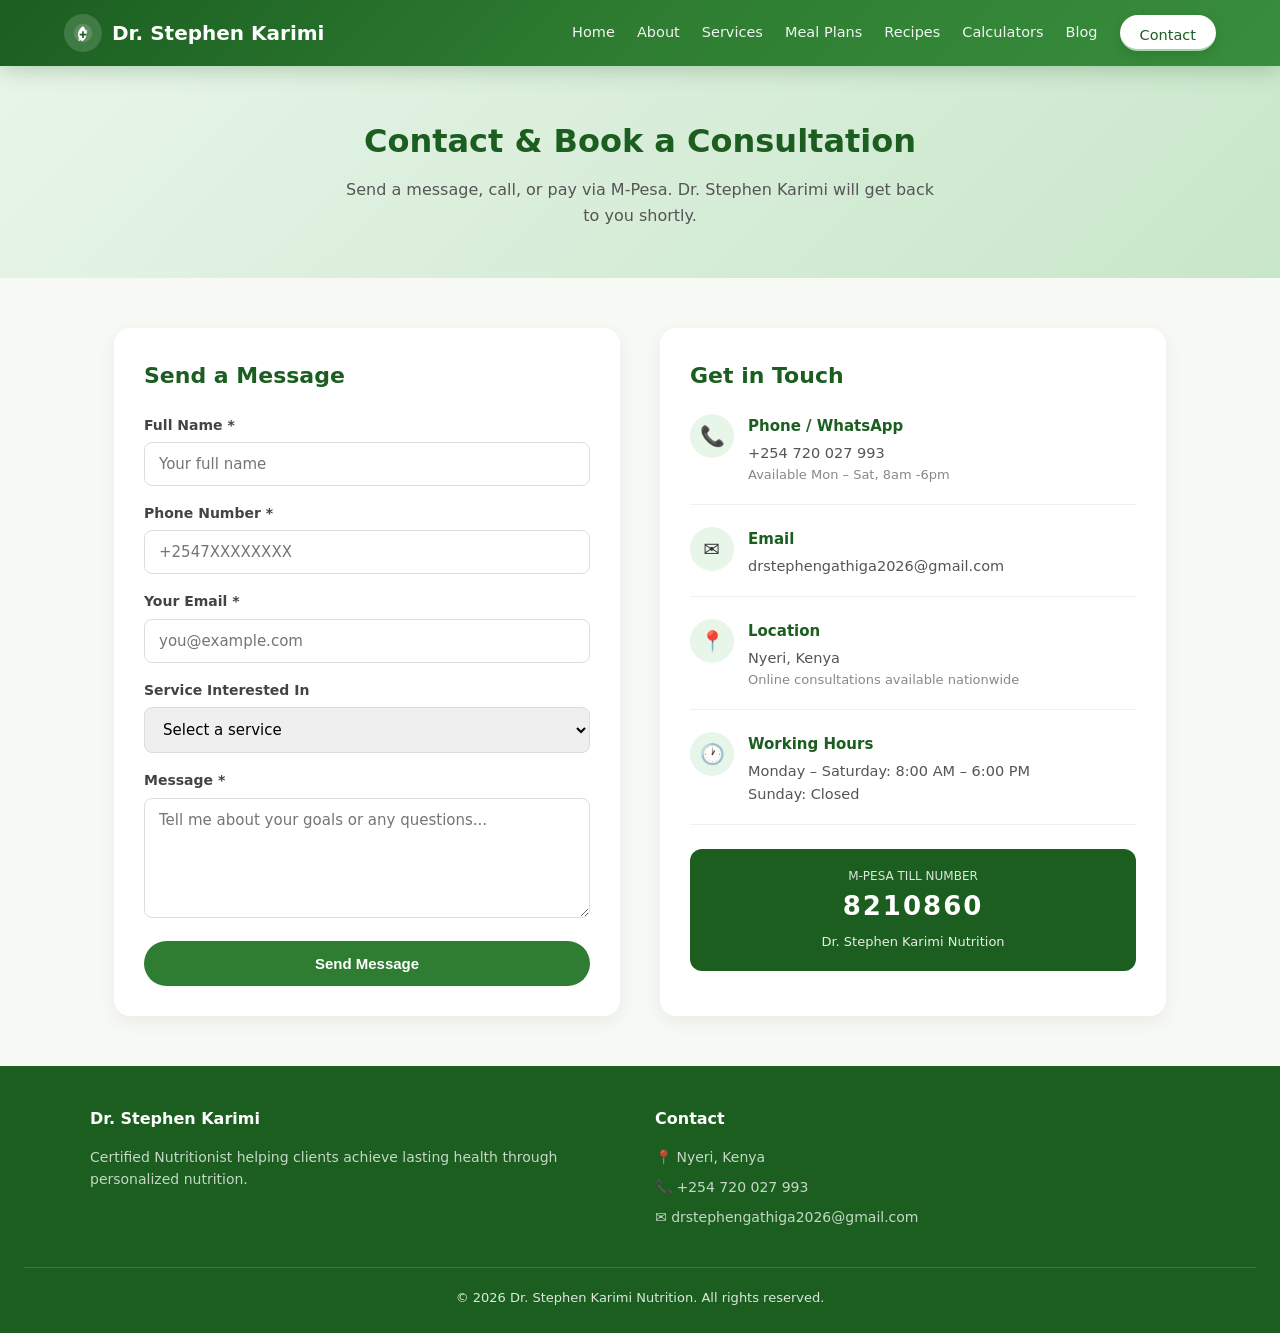
<file: contact.html>
<!DOCTYPE html>
<html lang="en">
<head>
  <meta charset="UTF-8">
  <meta name="viewport" content="width=device-width, initial-scale=1.0">
  <title>Contact & Book Consultation | Dr. Stephen Karimi</title>

  <style>
    * { margin: 0; padding: 0; box-sizing: border-box; }
    body {
      font-family: 'Segoe UI', system-ui, -apple-system, sans-serif;
      background: #f7f9f4;
      color: #333;
      line-height: 1.6;
    }

    /* ===== HEADER ===== */
    .header {
      position: sticky; top: 0; z-index: 1000;
      background: linear-gradient(135deg, #1b5e20 0%, #2e7d32 50%, #388e3c 100%);
      box-shadow: 0 4px 20px rgba(27, 94, 32, 0.25);
      padding: 14px 0;
    }
    .header-container {
      max-width: 1200px; margin: 0 auto; padding: 0 24px;
      display: flex; align-items: center; justify-content: space-between;
    }
    .logo { display: flex; align-items: center; gap: 10px; text-decoration: none; }
    .logo-icon {
      width: 38px; height: 38px; background: rgba(255,255,255,0.15);
      border-radius: 50%; display: flex; align-items: center; justify-content: center;
    }
    .logo-icon svg { width: 20px; height: 20px; }
    .logo-text { font-size: 20px; font-weight: 600; color: white; }
    .nav { display: flex; align-items: center; gap: 22px; }
    .nav a {
      color: rgba(255,255,255,0.92); text-decoration: none;
      font-size: 14.5px; font-weight: 500; transition: color 0.25s;
    }
    .nav a:hover, .nav a.active { color: #fff; }
    .nav a.active { border-bottom: 2px solid #a5d6a7; padding-bottom: 2px; }
    .cta-btn {
      background: white; color: #1b5e20 !important; padding: 9px 20px;
      border-radius: 50px; font-weight: 600; font-size: 14px;
      box-shadow: 0 4px 12px rgba(0,0,0,0.12); transition: all 0.3s;
    }
    .cta-btn:hover { background: #e8f5e9; transform: translateY(-2px); }
    .menu-toggle { display: none; background: none; border: none; cursor: pointer; padding: 6px; }
    .menu-toggle span {
      display: block; width: 22px; height: 2.5px; background: white;
      margin: 5px 0; border-radius: 3px;
    }
    @media (max-width: 980px) {
      .nav {
        position: fixed; top: 68px; left: 0; right: 0; background: #1b5e20;
        flex-direction: column; gap: 0; padding: 16px 0 24px;
        box-shadow: 0 12px 30px rgba(0,0,0,0.2);
        transform: translateY(-12px); opacity: 0; visibility: hidden; transition: all 0.3s;
      }
      .nav.active { transform: translateY(0); opacity: 1; visibility: visible; }
      .nav a {
        width: 100%; text-align: center; padding: 13px 0;
        border-bottom: 1px solid rgba(255,255,255,0.1);
      }
      .nav a:last-child { border-bottom: none; margin-top: 10px; width: auto; display: inline-block; }
      .menu-toggle { display: block; }
    }

    /* ===== PAGE HERO ===== */
    .page-hero {
      background: linear-gradient(135deg, #e8f5e9, #c8e6c9);
      padding: 50px 24px; text-align: center;
    }
    .page-hero h1 { font-size: 32px; color: #1b5e20; margin-bottom: 10px; }
    .page-hero p { color: #555; max-width: 600px; margin: 0 auto; }

    /* ===== CONTACT SECTION ===== */
    .contact-section {
      max-width: 1100px; margin: 0 auto; padding: 50px 24px;
      display: grid; grid-template-columns: 1fr 1fr; gap: 40px;
    }
    @media (max-width: 800px) {
      .contact-section { grid-template-columns: 1fr; }
    }

    .contact-form, .info-box {
      background: white; border-radius: 16px; padding: 30px;
      box-shadow: 0 6px 20px rgba(0,0,0,0.06);
    }
    .contact-form h2, .info-box h2 {
      color: #1b5e20; margin-bottom: 20px; font-size: 22px;
    }

    .form-group { margin-bottom: 16px; }
    .form-group label {
      display: block; font-weight: 600; margin-bottom: 6px;
      color: #444; font-size: 14px;
    }
    .form-group input,
    .form-group select,
    .form-group textarea {
      width: 100%; padding: 12px 14px; border: 1px solid #ddd;
      border-radius: 8px; font-size: 15px; font-family: inherit;
      transition: border 0.3s;
    }
    .form-group input:focus,
    .form-group select:focus,
    .form-group textarea:focus {
      outline: none; border-color: #2e7d32;
    }
    .form-group textarea { min-height: 120px; resize: vertical; }

    .submit-btn {
      background: #2e7d32; color: white; border: none;
      padding: 14px 28px; border-radius: 50px; font-weight: 600;
      font-size: 15px; cursor: pointer; width: 100%;
      transition: background 0.3s;
    }
    .submit-btn:hover { background: #1b5e20; }
    .submit-btn:disabled {
      background: #81c784; cursor: not-allowed;
    }

    #form-status {
      margin-top: 14px; padding: 12px; border-radius: 8px;
      font-size: 14px; display: none; text-align: center;
    }
    #form-status.success {
      background: #e8f5e9; color: #1b5e20; display: block;
    }
    #form-status.error {
      background: #ffebee; color: #c62828; display: block;
    }

    /* Contact Info Cards */
    .info-item {
      display: flex; gap: 14px; align-items: flex-start;
      margin-bottom: 22px; padding-bottom: 18px;
      border-bottom: 1px solid #f0f0f0;
    }
    .info-item:last-child { border-bottom: none; margin-bottom: 0; }
    .info-icon {
      width: 44px; height: 44px; background: #e8f5e9;
      border-radius: 50%; display: flex; align-items: center;
      justify-content: center; font-size: 20px; flex-shrink: 0;
    }
    .info-item h4 { color: #1b5e20; margin-bottom: 4px; font-size: 15px; }
    .info-item p, .info-item a {
      color: #555; font-size: 14.5px; text-decoration: none;
    }
    .info-item a:hover { color: #2e7d32; }

    /* M-Pesa Box */
    .mpesa-mini {
      background: #1b5e20; color: white; border-radius: 12px;
      padding: 18px; text-align: center; margin-top: 24px;
    }
    .mpesa-mini .label { font-size: 12px; opacity: 0.85; }
    .mpesa-mini .number { font-size: 26px; font-weight: 700; letter-spacing: 2px; }
    .mpesa-mini .name { font-size: 13px; margin-top: 4px; opacity: 0.9; }

    /* ===== FOOTER ===== */
    footer {
      background: #1b5e20; color: rgba(255,255,255,0.85);
      padding: 40px 24px 24px;
    }
    .footer-content {
      max-width: 1100px; margin: 0 auto; display: grid;
      grid-template-columns: repeat(auto-fit, minmax(200px, 1fr)); gap: 30px;
    }
    .footer-col h4 { color: white; margin-bottom: 14px; }
    .footer-col a, .footer-col p {
      color: rgba(255,255,255,0.75); text-decoration: none;
      font-size: 14px; display: block; margin-bottom: 8px;
    }
    .footer-col a:hover { color: white; }
    .footer-bottom {
      text-align: center; margin-top: 30px; padding-top: 20px;
      border-top: 1px solid rgba(255,255,255,0.15); font-size: 13px;
    }
  </style>
</head>
<body>

  <!-- HEADER -->
  <header class="header">
    <div class="header-container">
      <a href="index.html" class="logo">
        <div class="logo-icon">
          <svg viewBox="0 0 48 48" fill="none" xmlns="http://www.w3.org/2000/svg">
            <circle cx="24" cy="24" r="22" fill="rgba(255,255,255,0.15)"/>
            <path d="M24 8C24 8 12 14 12 28C12 35 16 40 22 44C28 40 32 35 32 28C32 14 24 8 24 8Z" fill="white"/>
            <path d="M34 16C20 20 16 32 12 42L16 44C20 34 24 26 34 24V16Z" fill="white" fill-opacity="0.7"/>
            <path d="M22 20H26V26H32V30H26V36H22V30H16V26H22V20Z" fill="#1b5e20"/>
          </svg>
        </div>
        <span class="logo-text">Dr. Stephen Karimi</span>
      </a>
      <nav class="nav" id="navMenu">
        <a href="home.html">Home</a>
        <a href="about.html">About</a>
        <a href="services.html">Services</a>
        <a href="meal plans.html">Meal Plans</a>
        <a href="recipes.html">Recipes</a>
        <a href="calculators.html">Calculators</a>
        <a href="blog.html">Blog</a>
        <a href="contact.html" class="cta-btn active">Contact</a>
      </nav>
      <button class="menu-toggle" id="menuToggle" aria-label="Menu">
        <span></span><span></span><span></span>
      </button>
    </div>
  </header>

  <!-- PAGE HERO -->
  <section class="page-hero">
    <h1>Contact & Book a Consultation</h1>
    <p>Send a message, call, or pay via M-Pesa. Dr. Stephen Karimi will get back to you shortly.</p>
  </section>

  <!-- CONTACT SECTION -->
  <section class="contact-section">

    <!-- CONTACT FORM (sends via Web3Forms) -->
    <div class="contact-form">
      <h2>Send a Message</h2>
      <form id="contact-form">
        <div class="form-group">
          <label>Full Name *</label>
          <input type="text" name="name" id="from_name" required placeholder="Your full name">
        </div>
        <div class="form-group">
          <label>Phone Number *</label>
          <input type="tel" name="phone" id="phone" required placeholder="+2547XXXXXXXX">
        </div>
        <div class="form-group">
          <label>Your Email *</label>
          <input type="email" name="email" id="from_email" required placeholder="you@example.com">
        </div>
        <div class="form-group">
          <label>Service Interested In</label>
          <select name="service" id="service">
            <option value="">Select a service</option>
            <option value="Initial Consultation (KES 3,500)">Initial Consultation (KES 3,500)</option>
            <option value="Personalized Meal Plan (KES 4,500)">Personalized Meal Plan (KES 4,500)</option>
            <option value="Medical Nutrition Therapy (KES 5,000)">Medical Nutrition Therapy (KES 5,000)</option>
            <option value="Weight Management Program">Weight Management Program</option>
            <option value="Sports Nutrition (KES 4,000)">Sports Nutrition (KES 4,000)</option>
            <option value="Family Nutrition Package (KES 7,500)">Family Nutrition Package (KES 7,500)</option>
            <option value="General Inquiry">General Inquiry</option>
          </select>
        </div>
        <div class="form-group">
          <label>Message *</label>
          <textarea name="message" id="message" required placeholder="Tell me about your goals or any questions..."></textarea>
        </div>

        <!-- Web3Forms access key -->
        <input type="hidden" name="access_key" value="3a91d768-c985-4805-baba-6c5ac91b8677">

        <!-- Honeypot spam trap (keep hidden via CSS, leave name as-is) -->
        <input type="checkbox" name="botcheck" style="display:none;">

        <button type="submit" class="submit-btn" id="submit-btn">Send Message</button>
        <div id="form-status"></div>
      </form>
    </div>

    <!-- CONTACT INFO -->
    <div class="info-box">
      <h2>Get in Touch</h2>

      <div class="info-item">
        <div class="info-icon">📞</div>
        <div>
          <h4>Phone / WhatsApp</h4>
          <p><a href="tel:+254720027993">+254 720 027 993</a></p>
          <p style="font-size:13px;color:#888;">Available Mon – Sat, 8am -6pm</p>
        </div>
      </div>

      <div class="info-item">
        <div class="info-icon">✉️</div>
        <div>
          <h4>Email</h4>
          <p><a href="mailto:drstephengathiga2026@gmail.com">drstephengathiga2026@gmail.com</a></p>
        </div>
      </div>

      <div class="info-item">
        <div class="info-icon">📍</div>
        <div>
          <h4>Location</h4>
          <p>Nyeri, Kenya</p>
          <p style="font-size:13px;color:#888;">Online consultations available nationwide</p>
        </div>
      </div>

      <div class="info-item">
        <div class="info-icon">🕐</div>
        <div>
          <h4>Working Hours</h4>
          <p>Monday – Saturday: 8:00 AM – 6:00 PM</p>
          <p>Sunday: Closed</p>
        </div>
      </div>

      <!-- M-Pesa Mini Box -->
      <div class="mpesa-mini">
        <div class="label">M-PESA TILL NUMBER</div>
        <div class="number">8210860</div>
        <div class="name">Dr. Stephen Karimi Nutrition</div>
      </div>
    </div>
  </section>

  <!-- FOOTER -->
  <footer>
    <div class="footer-content">
      <div class="footer-col">
        <h4>Dr. Stephen Karimi</h4>
        <p>Certified Nutritionist helping clients achieve lasting health through personalized nutrition.</p>
      </div>

      <div class="footer-col">
        <h4>Contact</h4>
        <p>📍 Nyeri, Kenya</p>
        <p>📞 +254 720 027 993</p>
        <p>✉️ drstephengathiga2026@gmail.com</p>
      </div>
    </div>
    <div class="footer-bottom">
      © 2026 Dr. Stephen Karimi Nutrition. All rights reserved.
    </div>
  </footer>

  <!-- MOBILE MENU TOGGLE -->
  <script>
    const menuToggle = document.getElementById("menuToggle");
    const navMenu = document.getElementById("navMenu");
    if (menuToggle && navMenu) {
      menuToggle.addEventListener("click", function () {
        navMenu.classList.toggle("active");
      });
    }
  

  <!-- WEB3FORMS SUBMISSION -->
  const form = document.getElementById('contact-form');
const submitBtn = form.querySelector('button[type="submit"]');

form.addEventListener('submit', async (e) => {
    e.preventDefault();

    const formData = new FormData(form);
    formData.append("access_key", "3a91d768-c985-4805-baba-6c5ac91b8677");

    const originalText = submitBtn.textContent;

    submitBtn.textContent = "Sending...";
    submitBtn.disabled = true;

    try {
        const response = await fetch("https://api.web3forms.com/submit", {
            method: "POST",
            body: formData
        });

        const data = await response.json();

        if (response.ok) {
            alert("Success! Your message has been sent.");
            form.reset();
        } else {
            alert("Error: " + data.message);
        }

    } catch (error) {
        alert("Something went wrong. Please try again.");
    } finally {
        submitBtn.textContent = originalText;
        submitBtn.disabled = false;
    }
});
</script>
</body>
</html>
</file>
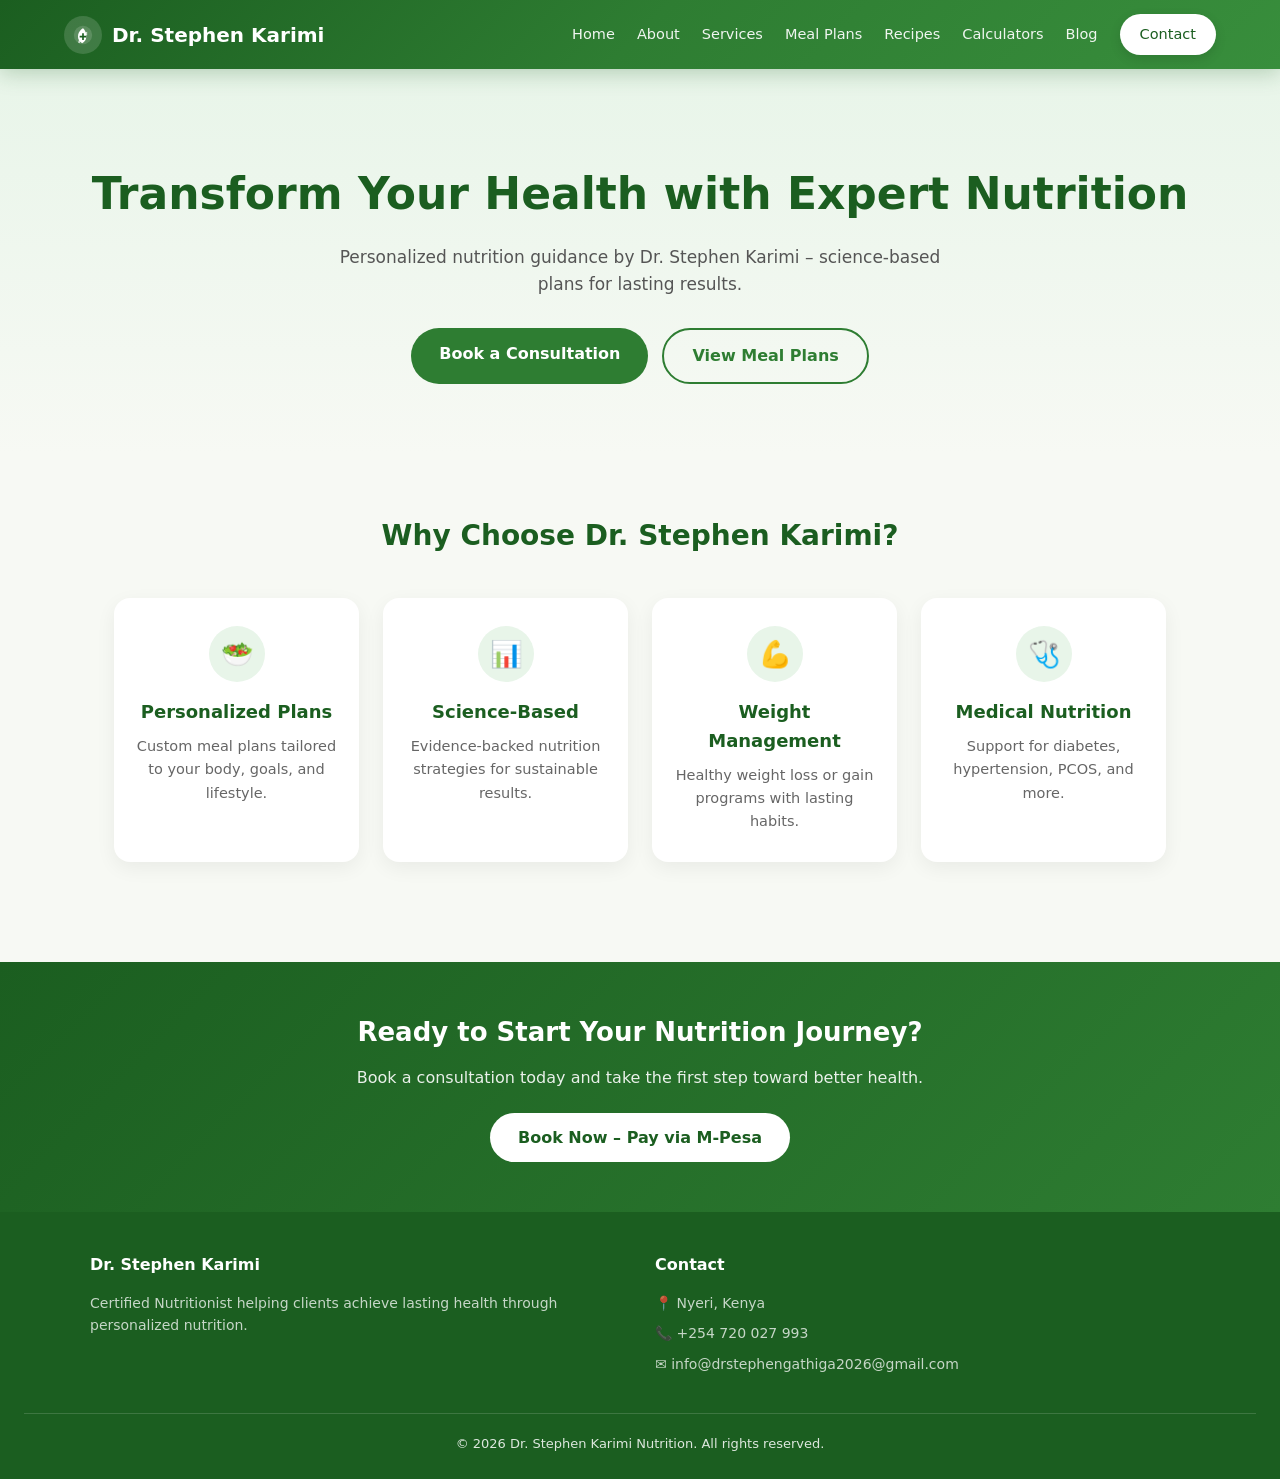
<file: home.html>
<!DOCTYPE html>
<html lang="en">
<head>
  <meta charset="UTF-8">
  <meta name="viewport" content="width=device-width, initial-scale=1.0">
  <title>Dr. Stephen Karimi | Nutritionist</title>
  <style>
    * { margin: 0; padding: 0; box-sizing: border-box; }
    body {
      font-family: 'Segoe UI', system-ui, -apple-system, sans-serif;
      background: #f7f9f4;
      color: #333;
      line-height: 1.6;
    }
    .header {
      position: sticky; top: 0; z-index: 1000;
      background: linear-gradient(135deg, #1b5e20 0%, #2e7d32 50%, #388e3c 100%);
      box-shadow: 0 4px 20px rgba(27, 94, 32, 0.25);
      padding: 14px 0;
    }
    .header-container {
      max-width: 1200px; margin: 0 auto; padding: 0 24px;
      display: flex; align-items: center; justify-content: space-between;
    }
    .logo { display: flex; align-items: center; gap: 10px; text-decoration: none; }
    .logo-icon {
      width: 38px; height: 38px; background: rgba(255,255,255,0.15);
      border-radius: 50%; display: flex; align-items: center; justify-content: center;
    }
    .logo-icon svg { width: 20px; height: 20px; }
    .logo-text { font-size: 20px; font-weight: 600; color: white; }
    .nav { display: flex; align-items: center; gap: 22px; }
    .nav a {
      color: rgba(255,255,255,0.92); text-decoration: none; font-size: 14.5px; font-weight: 500;
      transition: color 0.25s;
    }
    .nav a:hover { color: #fff; }
    .nav a.active { color: #fff; border-bottom: 2px solid #a5d6a7; padding-bottom: 2px; }
    .cta-btn {
      background: white; color: #1b5e20 !important; padding: 9px 20px;
      border-radius: 50px; font-weight: 600; font-size: 14px;
      box-shadow: 0 4px 12px rgba(0,0,0,0.12); transition: all 0.3s;
    }
    .cta-btn:hover { background: #e8f5e9; transform: translateY(-2px); }
    .menu-toggle { display: none; background: none; border: none; cursor: pointer; padding: 6px; }
    .menu-toggle span { display: block; width: 22px; height: 2.5px; background: white; margin: 5px 0; border-radius: 3px; }

    @media (max-width: 980px) {
      .nav {
        position: fixed; top: 68px; left: 0; right: 0; background: #1b5e20;
        flex-direction: column; gap: 0; padding: 16px 0 24px;
        box-shadow: 0 12px 30px rgba(0,0,0,0.2);
        transform: translateY(-12px); opacity: 0; visibility: hidden; transition: all 0.3s;
      }
      .nav.active { transform: translateY(0); opacity: 1; visibility: visible; }
      .nav a { width: 100%; text-align: center; padding: 13px 0; border-bottom: 1px solid rgba(255,255,255,0.1); font-size: 15px; }
      .nav a:last-child { border-bottom: none; margin-top: 10px; width: auto; display: inline-block; }
      .menu-toggle { display: block; }
    }

    /* Hero */
    .hero {
      padding: 90px 24px 70px;
      text-align: center;
      background: linear-gradient(180deg, #e8f5e9 0%, #f7f9f4 100%);
    }
    .hero h1 { font-size: clamp(28px, 5vw, 44px); color: #1b5e20; margin-bottom: 14px; font-weight: 700; }
    .hero p { font-size: 17px; color: #555; max-width: 620px; margin: 0 auto 30px; }
    .hero-buttons { display: flex; gap: 14px; justify-content: center; flex-wrap: wrap; }
    .btn-primary {
      background: #2e7d32; color: white; padding: 13px 28px; border-radius: 50px;
      text-decoration: none; font-weight: 600; transition: all 0.3s;
    }
    .btn-primary:hover { background: #1b5e20; transform: translateY(-2px); }
    .btn-secondary {
      background: transparent; color: #2e7d32; padding: 13px 28px; border-radius: 50px;
      text-decoration: none; font-weight: 600; border: 2px solid #2e7d32; transition: all 0.3s;
    }
    .btn-secondary:hover { background: #e8f5e9; }

    /* Features */
    .features { max-width: 1100px; margin: 0 auto; padding: 60px 24px; }
    .section-title { text-align: center; font-size: 28px; color: #1b5e20; margin-bottom: 40px; }
    .features-grid {
      display: grid; grid-template-columns: repeat(auto-fit, minmax(240px, 1fr)); gap: 24px;
    }
    .feature-card {
      background: white; border-radius: 16px; padding: 28px 22px; text-align: center;
      box-shadow: 0 6px 20px rgba(0,0,0,0.06); transition: transform 0.3s;
    }
    .feature-card:hover { transform: translateY(-6px); }
    .feature-icon {
      width: 56px; height: 56px; background: #e8f5e9; border-radius: 50%;
      display: flex; align-items: center; justify-content: center; margin: 0 auto 16px;
      font-size: 26px;
    }
    .feature-card h3 { color: #1b5e20; margin-bottom: 8px; font-size: 18px; }
    .feature-card p { color: #666; font-size: 14.5px; }

    /* CTA Banner */
    .cta-banner {
      background: linear-gradient(135deg, #1b5e20, #2e7d32);
      color: white; text-align: center; padding: 50px 24px; margin: 40px 0 0;
    }
    .cta-banner h2 { font-size: 26px; margin-bottom: 12px; }
    .cta-banner p { opacity: 0.9; margin-bottom: 22px; }
    .cta-banner a {
      display: inline-block; background: white; color: #1b5e20; padding: 12px 28px;
      border-radius: 50px; font-weight: 600; text-decoration: none; transition: all 0.3s;
    }
    .cta-banner a:hover { background: #e8f5e9; transform: translateY(-2px); }

    /* Footer */
    footer {
      background: #1b5e20; color: rgba(255,255,255,0.85); padding: 40px 24px 24px;
    }
    .footer-content {
      max-width: 1100px; margin: 0 auto; display: grid;
      grid-template-columns: repeat(auto-fit, minmax(200px, 1fr)); gap: 30px;
    }
    .footer-col h4 { color: white; margin-bottom: 14px; font-size: 16px; }
    .footer-col a, .footer-col p { color: rgba(255,255,255,0.75); text-decoration: none; font-size: 14px; display: block; margin-bottom: 8px; }
    .footer-col a:hover { color: white; }
    .footer-bottom {
      text-align: center; margin-top: 30px; padding-top: 20px;
      border-top: 1px solid rgba(255,255,255,0.15); font-size: 13px;
    }
  </style>
</head>
<body>

  <!-- HEADER -->
  <header class="header">
    <div class="header-container">
      <a href="index.html" class="logo">
        <div class="logo-icon">
          <svg viewBox="0 0 48 48" fill="none" xmlns="http://www.w3.org/2000/svg">
            <circle cx="24" cy="24" r="22" fill="rgba(255,255,255,0.15)"/>
            <path d="M24 8C24 8 12 14 12 28C12 35 16 40 22 44C28 40 32 35 32 28C32 14 24 8 24 8Z" fill="white"/>
            <path d="M34 16C20 20 16 32 12 42L16 44C20 34 24 26 34 24V16Z" fill="white" fill-opacity="0.7"/>
            <path d="M22 20H26V26H32V30H26V36H22V30H16V26H22V20Z" fill="#1b5e20"/>
          </svg>
        </div>
        <span class="logo-text">Dr. Stephen Karimi</span>
      </a>
      <nav class="nav" id="navMenu">
        <a href="home.html">Home</a>
        <a href="about.html">About</a>
        <a href="services.html">Services</a>
        <a href="meal plans.html">Meal Plans</a>
        <a href="recipes.html">Recipes</a>
        <a href="calculators.html">Calculators</a>
        <a href="blog.html">Blog</a>
        <a href="contact.html" class="cta-btn">Contact</a>
      </nav>
      <button class="menu-toggle" id="menuToggle" aria-label="Menu"><span></span><span></span><span></span></button>
    </div>
  </header>

  <!-- HERO -->
  <section class="hero">
    <h1>Transform Your Health with Expert Nutrition</h1>
    <p>Personalized nutrition guidance by Dr. Stephen Karimi – science-based plans for lasting results.</p>
    <div class="hero-buttons">
      <a href="contact.html" class="btn-primary">Book a Consultation</a>
      <a href="meal plans.html" class="btn-secondary">View Meal Plans</a>
    </div>
  </section>

  <!-- FEATURES -->
  <section class="features">
    <h2 class="section-title">Why Choose Dr. Stephen Karimi?</h2>
    <div class="features-grid">
      <div class="feature-card">
        <div class="feature-icon">🥗</div>
        <h3>Personalized Plans</h3>
        <p>Custom meal plans tailored to your body, goals, and lifestyle.</p>
      </div>
      <div class="feature-card">
        <div class="feature-icon">📊</div>
        <h3>Science-Based</h3>
        <p>Evidence-backed nutrition strategies for sustainable results.</p>
      </div>
      <div class="feature-card">
        <div class="feature-icon">💪</div>
        <h3>Weight Management</h3>
        <p>Healthy weight loss or gain programs with lasting habits.</p>
      </div>
      <div class="feature-card">
        <div class="feature-icon">🩺</div>
        <h3>Medical Nutrition</h3>
        <p>Support for diabetes, hypertension, PCOS, and more.</p>
      </div>
    </div>
  </section>

  <!-- CTA -->
  <section class="cta-banner">
    <h2>Ready to Start Your Nutrition Journey?</h2>
    <p>Book a consultation today and take the first step toward better health.</p>
    <a href="contact.html">Book Now – Pay via M-Pesa</a>
  </section>

  <!-- FOOTER -->
  <footer>
    <div class="footer-content">
      <div class="footer-col">
        <h4>Dr. Stephen Karimi</h4>
        <p>Certified Nutritionist helping clients achieve lasting health through personalized nutrition.</p>
      </div>
      
      <div class="footer-col">
        <h4>Contact</h4>
        <p>📍 Nyeri, Kenya</p>
        <p>📞 +254 720 027 993</p>
        <p>✉️ info@drstephengathiga2026@gmail.com</p>
      </div>
    </div>
    <div class="footer-bottom">
      © 2026 Dr. Stephen Karimi Nutrition. All rights reserved.
    </div>
  </footer>

  <script>
    const toggle = document.getElementById('menuToggle');
    const nav = document.getElementById('navMenu');
    toggle.addEventListener('click', () => nav.classList.toggle('active'));
  </script>
</body>
</html>
</file>
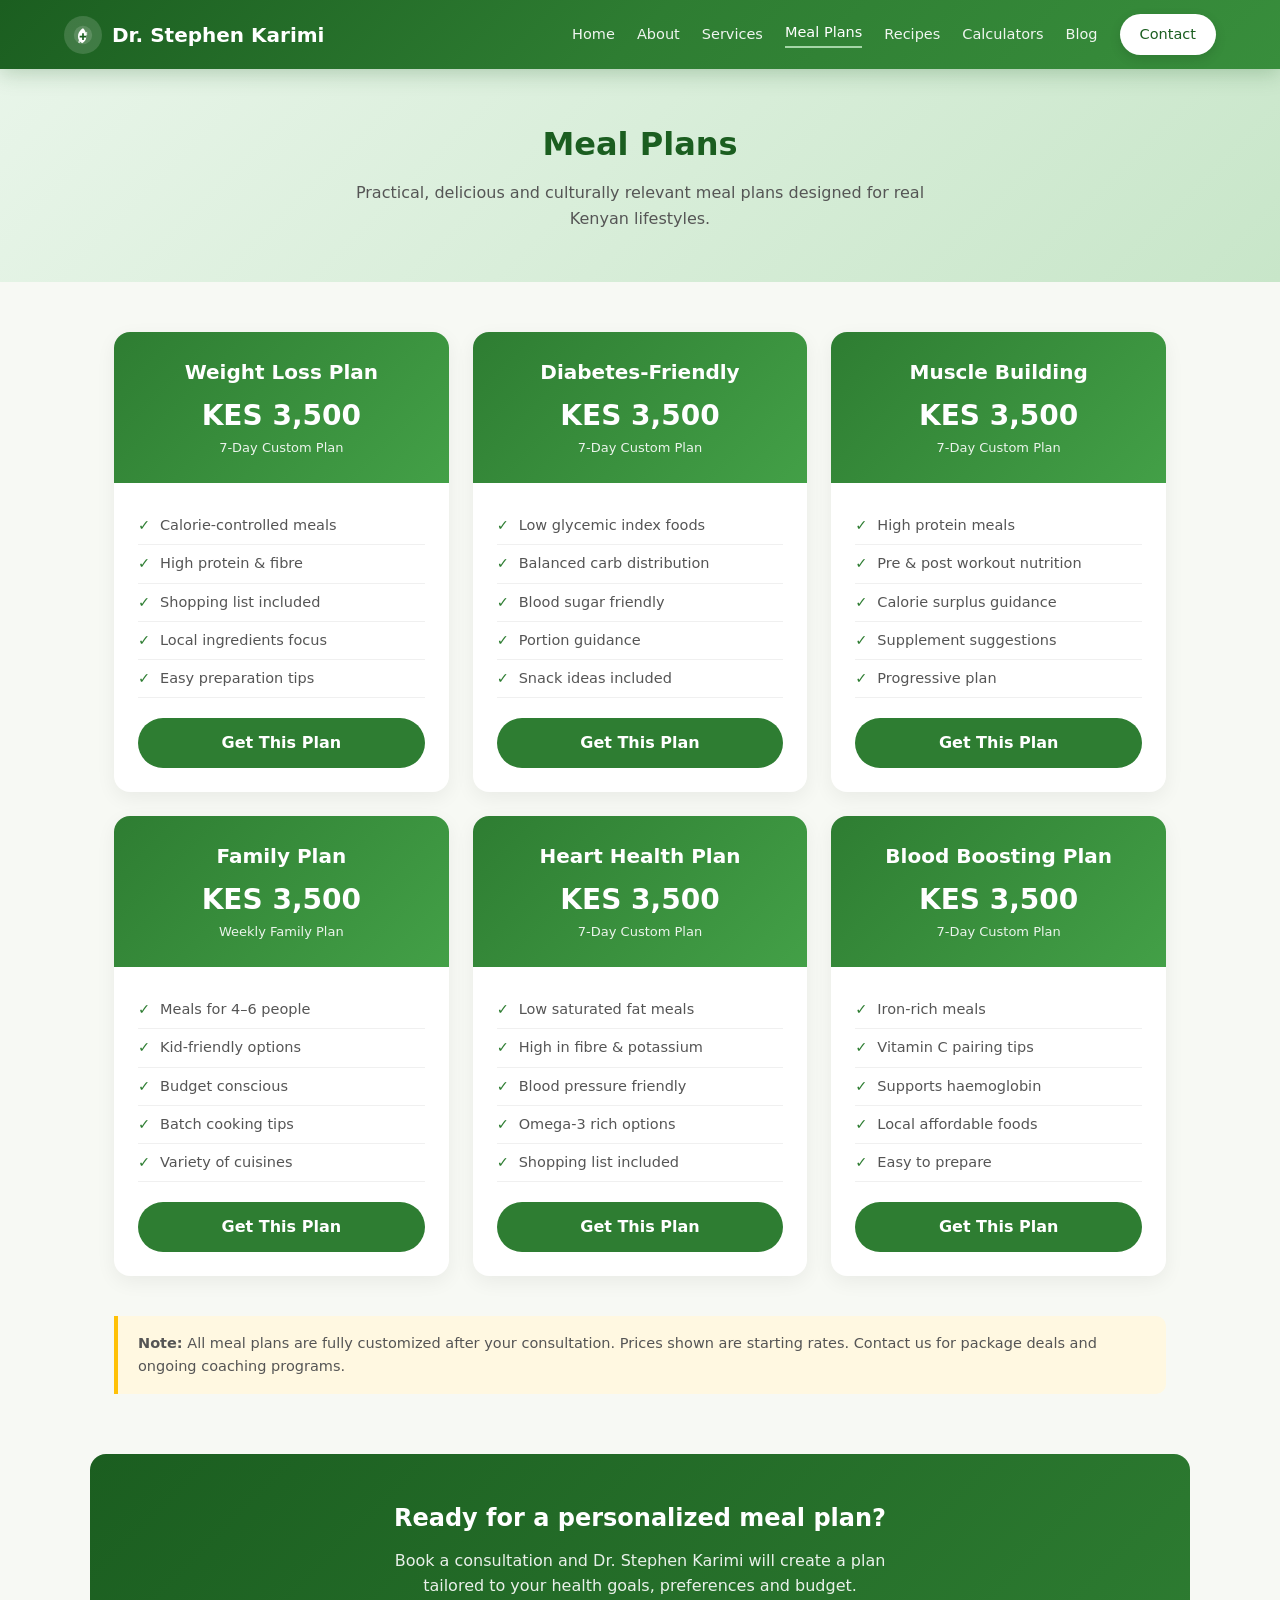
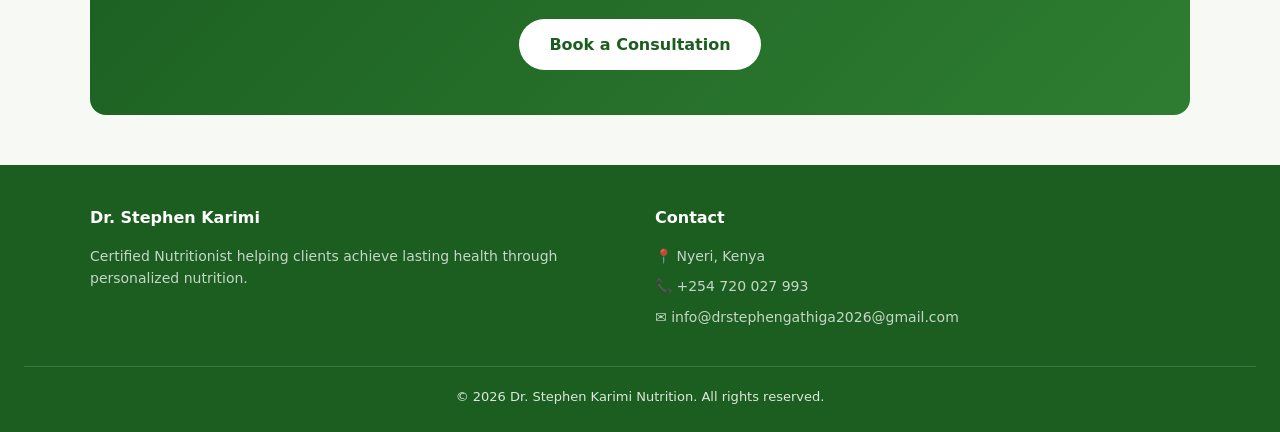
<file: meal plans.html>
<!DOCTYPE html>
<html lang="en">
<head>
  <meta charset="UTF-8">
  <meta name="viewport" content="width=device-width, initial-scale=1.0">
  <title>Meal Plans | Dr. Stephen Karimi – Nutritionist</title>
  <style>
    * { margin: 0; padding: 0; box-sizing: border-box; }
    body {
      font-family: 'Segoe UI', system-ui, -apple-system, sans-serif;
      background: #f7f9f4;
      color: #333;
      line-height: 1.6;
    }

    /* ===== HEADER ===== */
    .header {
      position: sticky; top: 0; z-index: 1000;
      background: linear-gradient(135deg, #1b5e20 0%, #2e7d32 50%, #388e3c 100%);
      box-shadow: 0 4px 20px rgba(27, 94, 32, 0.25);
      padding: 14px 0;
    }
    .header-container {
      max-width: 1200px; margin: 0 auto; padding: 0 24px;
      display: flex; align-items: center; justify-content: space-between;
    }
    .logo { display: flex; align-items: center; gap: 10px; text-decoration: none; }
    .logo-icon {
      width: 38px; height: 38px; background: rgba(255,255,255,0.15);
      border-radius: 50%; display: flex; align-items: center; justify-content: center;
    }
    .logo-icon svg { width: 20px; height: 20px; }
    .logo-text { font-size: 20px; font-weight: 600; color: white; }
    .nav { display: flex; align-items: center; gap: 22px; }
    .nav a {
      color: rgba(255,255,255,0.92); text-decoration: none;
      font-size: 14.5px; font-weight: 500; transition: color 0.25s;
    }
    .nav a:hover, .nav a.active { color: #fff; }
    .nav a.active { border-bottom: 2px solid #a5d6a7; padding-bottom: 2px; }
    .cta-btn {
      background: white; color: #1b5e20 !important; padding: 9px 20px;
      border-radius: 50px; font-weight: 600; font-size: 14px;
      box-shadow: 0 4px 12px rgba(0,0,0,0.12); transition: all 0.3s;
    }
    .cta-btn:hover { background: #e8f5e9; transform: translateY(-2px); }
    .menu-toggle { display: none; background: none; border: none; cursor: pointer; padding: 6px; }
    .menu-toggle span {
      display: block; width: 22px; height: 2.5px; background: white;
      margin: 5px 0; border-radius: 3px;
    }
    @media (max-width: 980px) {
      .nav {
        position: fixed; top: 68px; left: 0; right: 0; background: #1b5e20;
        flex-direction: column; gap: 0; padding: 16px 0 24px;
        box-shadow: 0 12px 30px rgba(0,0,0,0.2);
        transform: translateY(-12px); opacity: 0; visibility: hidden; transition: all 0.3s;
      }
      .nav.active { transform: translateY(0); opacity: 1; visibility: visible; }
      .nav a {
        width: 100%; text-align: center; padding: 13px 0;
        border-bottom: 1px solid rgba(255,255,255,0.1);
      }
      .nav a:last-child { border-bottom: none; margin-top: 10px; width: auto; display: inline-block; }
      .menu-toggle { display: block; }
    }

    /* ===== PAGE HERO ===== */
    .page-hero {
      background: linear-gradient(135deg, #e8f5e9, #c8e6c9);
      padding: 50px 24px; text-align: center;
    }
    .page-hero h1 { font-size: 32px; color: #1b5e20; margin-bottom: 10px; }
    .page-hero p { color: #555; max-width: 620px; margin: 0 auto; font-size: 16px; }

    /* ===== PLANS ===== */
    .plans-section {
      max-width: 1100px; margin: 0 auto; padding: 50px 24px 30px;
    }
    .plans-grid {
      display: grid;
      grid-template-columns: repeat(auto-fit, minmax(280px, 1fr));
      gap: 24px;
    }
    .plan-card {
      background: white;
      border-radius: 16px;
      overflow: hidden;
      box-shadow: 0 6px 20px rgba(0,0,0,0.06);
      transition: transform 0.3s;
      display: flex;
      flex-direction: column;
    }
    .plan-card:hover { transform: translateY(-5px); }

    .plan-header {
      background: linear-gradient(135deg, #2e7d32, #43a047);
      color: white;
      padding: 24px;
      text-align: center;
    }
    .plan-header h3 { font-size: 20px; margin-bottom: 6px; }
    .plan-header .price { font-size: 28px; font-weight: 700; }
    .plan-header .period { font-size: 13px; opacity: 0.9; }

    .plan-body {
      padding: 24px;
      flex-grow: 1;
      display: flex;
      flex-direction: column;
    }
    .plan-body ul {
      list-style: none;
      margin-bottom: 20px;
      flex-grow: 1;
    }
    .plan-body ul li {
      padding: 7px 0;
      font-size: 14.5px;
      color: #555;
      border-bottom: 1px solid #f0f0f0;
      padding-left: 22px;
      position: relative;
    }
    .plan-body ul li::before {
      content: "✓";
      position: absolute;
      left: 0;
      color: #2e7d32;
      font-weight: bold;
    }
    .plan-body a {
      display: block;
      text-align: center;
      background: #2e7d32;
      color: white;
      padding: 12px;
      border-radius: 50px;
      text-decoration: none;
      font-weight: 600;
      transition: background 0.3s;
    }
    .plan-body a:hover { background: #1b5e20; }

    .note {
      background: #fff8e1;
      border-left: 4px solid #ffc107;
      padding: 16px 20px;
      border-radius: 0 10px 10px 0;
      margin-top: 40px;
      font-size: 14.5px;
      color: #555;
    }

    /* CTA */
    .consult-cta {
      background: linear-gradient(135deg, #1b5e20, #2e7d32);
      color: white;
      text-align: center;
      padding: 45px 24px;
      border-radius: 16px;
      margin: 30px 24px 50px;
      max-width: 1100px;
      margin-left: auto;
      margin-right: auto;
    }
    .consult-cta h2 { font-size: 24px; margin-bottom: 10px; }
    .consult-cta p { opacity: 0.9; margin-bottom: 20px; max-width: 500px; margin-left: auto; margin-right: auto; }
    .consult-cta a {
      display: inline-block;
      background: white;
      color: #1b5e20;
      padding: 13px 30px;
      border-radius: 50px;
      font-weight: 600;
      text-decoration: none;
      transition: all 0.3s;
    }
    .consult-cta a:hover { background: #e8f5e9; transform: translateY(-2px); }

    /* ===== FOOTER ===== */
    footer {
      background: #1b5e20;
      color: rgba(255,255,255,0.85);
      padding: 40px 24px 24px;
    }
    .footer-content {
      max-width: 1100px;
      margin: 0 auto;
      display: grid;
      grid-template-columns: repeat(auto-fit, minmax(200px, 1fr));
      gap: 30px;
    }
    .footer-col h4 { color: white; margin-bottom: 14px; }
    .footer-col a, .footer-col p {
      color: rgba(255,255,255,0.75);
      text-decoration: none;
      font-size: 14px;
      display: block;
      margin-bottom: 8px;
    }
    .footer-col a:hover { color: white; }
    .footer-bottom {
      text-align: center;
      margin-top: 30px;
      padding-top: 20px;
      border-top: 1px solid rgba(255,255,255,0.15);
      font-size: 13px;
    }
  </style>
</head>
<body>

  <!-- HEADER -->
  <header class="header">
    <div class="header-container">
      <a href="index.html" class="logo">
        <div class="logo-icon">
          <svg viewBox="0 0 48 48" fill="none" xmlns="http://www.w3.org/2000/svg">
            <circle cx="24" cy="24" r="22" fill="rgba(255,255,255,0.15)"/>
            <path d="M24 8C24 8 12 14 12 28C12 35 16 40 22 44C28 40 32 35 32 28C32 14 24 8 24 8Z" fill="white"/>
            <path d="M34 16C20 20 16 32 12 42L16 44C20 34 24 26 34 24V16Z" fill="white" fill-opacity="0.7"/>
            <path d="M22 20H26V26H32V30H26V36H22V30H16V26H22V20Z" fill="#1b5e20"/>
          </svg>
        </div>
        <span class="logo-text">Dr. Stephen Karimi</span>
      </a>
      <nav class="nav" id="navMenu">
        <a href="home.html">Home</a>
        <a href="about.html">About</a>
        <a href="services.html">Services</a>
        <a href="meal-plans.html" class="active">Meal Plans</a>
        <a href="recipes.html">Recipes</a>
        <a href="calculators.html">Calculators</a>
        <a href="blog.html">Blog</a>
        <a href="contact.html" class="cta-btn">Contact</a>
      </nav>
      <button class="menu-toggle" id="menuToggle" aria-label="Menu">
        <span></span><span></span><span></span>
      </button>
    </div>
  </header>

  <!-- PAGE HERO -->
  <section class="page-hero">
    <h1>Meal Plans</h1>
    <p>Practical, delicious and culturally relevant meal plans designed for real Kenyan lifestyles.</p>
  </section>

  <!-- PLANS -->
  <section class="plans-section">
    <div class="plans-grid">

      <!-- Weight Loss Plan -->
      <div class="plan-card">
        <div class="plan-header">
          <h3>Weight Loss Plan</h3>
          <div class="price">KES 3,500</div>
          <div class="period">7-Day Custom Plan</div>
        </div>
        <div class="plan-body">
          <ul>
            <li>Calorie-controlled meals</li>
            <li>High protein & fibre</li>
            <li>Shopping list included</li>
            <li>Local ingredients focus</li>
            <li>Easy preparation tips</li>
          </ul>
          <a href="contact.html">Get This Plan</a>
        </div>
      </div>

      <!-- Diabetes Plan -->
      <div class="plan-card">
        <div class="plan-header">
          <h3>Diabetes-Friendly</h3>
          <div class="price">KES 3,500</div>
          <div class="period">7-Day Custom Plan</div>
        </div>
        <div class="plan-body">
          <ul>
            <li>Low glycemic index foods</li>
            <li>Balanced carb distribution</li>
            <li>Blood sugar friendly</li>
            <li>Portion guidance</li>
            <li>Snack ideas included</li>
          </ul>
          <a href="contact.html">Get This Plan</a>
        </div>
      </div>

      <!-- Muscle Building -->
      <div class="plan-card">
        <div class="plan-header">
          <h3>Muscle Building</h3>
          <div class="price">KES 3,500</div>
          <div class="period">7-Day Custom Plan</div>
        </div>
        <div class="plan-body">
          <ul>
            <li>High protein meals</li>
            <li>Pre & post workout nutrition</li>
            <li>Calorie surplus guidance</li>
            <li>Supplement suggestions</li>
            <li>Progressive plan</li>
          </ul>
          <a href="contact.html">Get This Plan</a>
        </div>
      </div>

      <!-- Family Plan -->
      <div class="plan-card">
        <div class="plan-header">
          <h3>Family Plan</h3>
          <div class="price">KES 3,500</div>
          <div class="period">Weekly Family Plan</div>
        </div>
        <div class="plan-body">
          <ul>
            <li>Meals for 4–6 people</li>
            <li>Kid-friendly options</li>
            <li>Budget conscious</li>
            <li>Batch cooking tips</li>
            <li>Variety of cuisines</li>
          </ul>
          <a href="contact.html">Get This Plan</a>
        </div>
      </div>

      <!-- Heart Health Plan -->
      <div class="plan-card">
        <div class="plan-header">
          <h3>Heart Health Plan</h3>
          <div class="price">KES 3,500</div>
          <div class="period">7-Day Custom Plan</div>
        </div>
        <div class="plan-body">
          <ul>
            <li>Low saturated fat meals</li>
            <li>High in fibre & potassium</li>
            <li>Blood pressure friendly</li>
            <li>Omega-3 rich options</li>
            <li>Shopping list included</li>
          </ul>
          <a href="contact.html">Get This Plan</a>
        </div>
      </div>

      <!-- Anaemia / Blood Boosting -->
      <div class="plan-card">
        <div class="plan-header">
          <h3>Blood Boosting Plan</h3>
          <div class="price">KES 3,500</div>
          <div class="period">7-Day Custom Plan</div>
        </div>
        <div class="plan-body">
          <ul>
            <li>Iron-rich meals</li>
            <li>Vitamin C pairing tips</li>
            <li>Supports haemoglobin</li>
            <li>Local affordable foods</li>
            <li>Easy to prepare</li>
          </ul>
          <a href="contact.html">Get This Plan</a>
        </div>
      </div>

    </div>

    <div class="note">
      <strong>Note:</strong> All meal plans are fully customized after your consultation. 
      Prices shown are starting rates. Contact us for package deals and ongoing coaching programs.
    </div>
  </section>

  <!-- CTA -->
  <div class="consult-cta">
    <h2>Ready for a personalized meal plan?</h2>
    <p>Book a consultation and Dr. Stephen Karimi will create a plan tailored to your health goals, preferences and budget.</p>
    <a href="contact.html">Book a Consultation</a>
  </div>

  <!-- FOOTER -->
  <footer>
    <div class="footer-content">
      <div class="footer-col">
        <h4>Dr. Stephen Karimi</h4>
        <p>Certified Nutritionist helping clients achieve lasting health through personalized nutrition.</p>
      </div>
      
      <div class="footer-col">
        <h4>Contact</h4>
        <p>📍 Nyeri, Kenya</p>
        <p>📞 +254 720 027 993</p>
        <p>✉️ info@drstephengathiga2026@gmail.com</p>
      </div>
    </div>
    <div class="footer-bottom">
      © 2026 Dr. Stephen Karimi Nutrition. All rights reserved.
    </div>
  </footer>

  <script>
    document.getElementById('menuToggle').addEventListener('click', () => {
      document.getElementById('navMenu').classList.toggle('active');
    });
  </script>
</body>
</html>
</file>
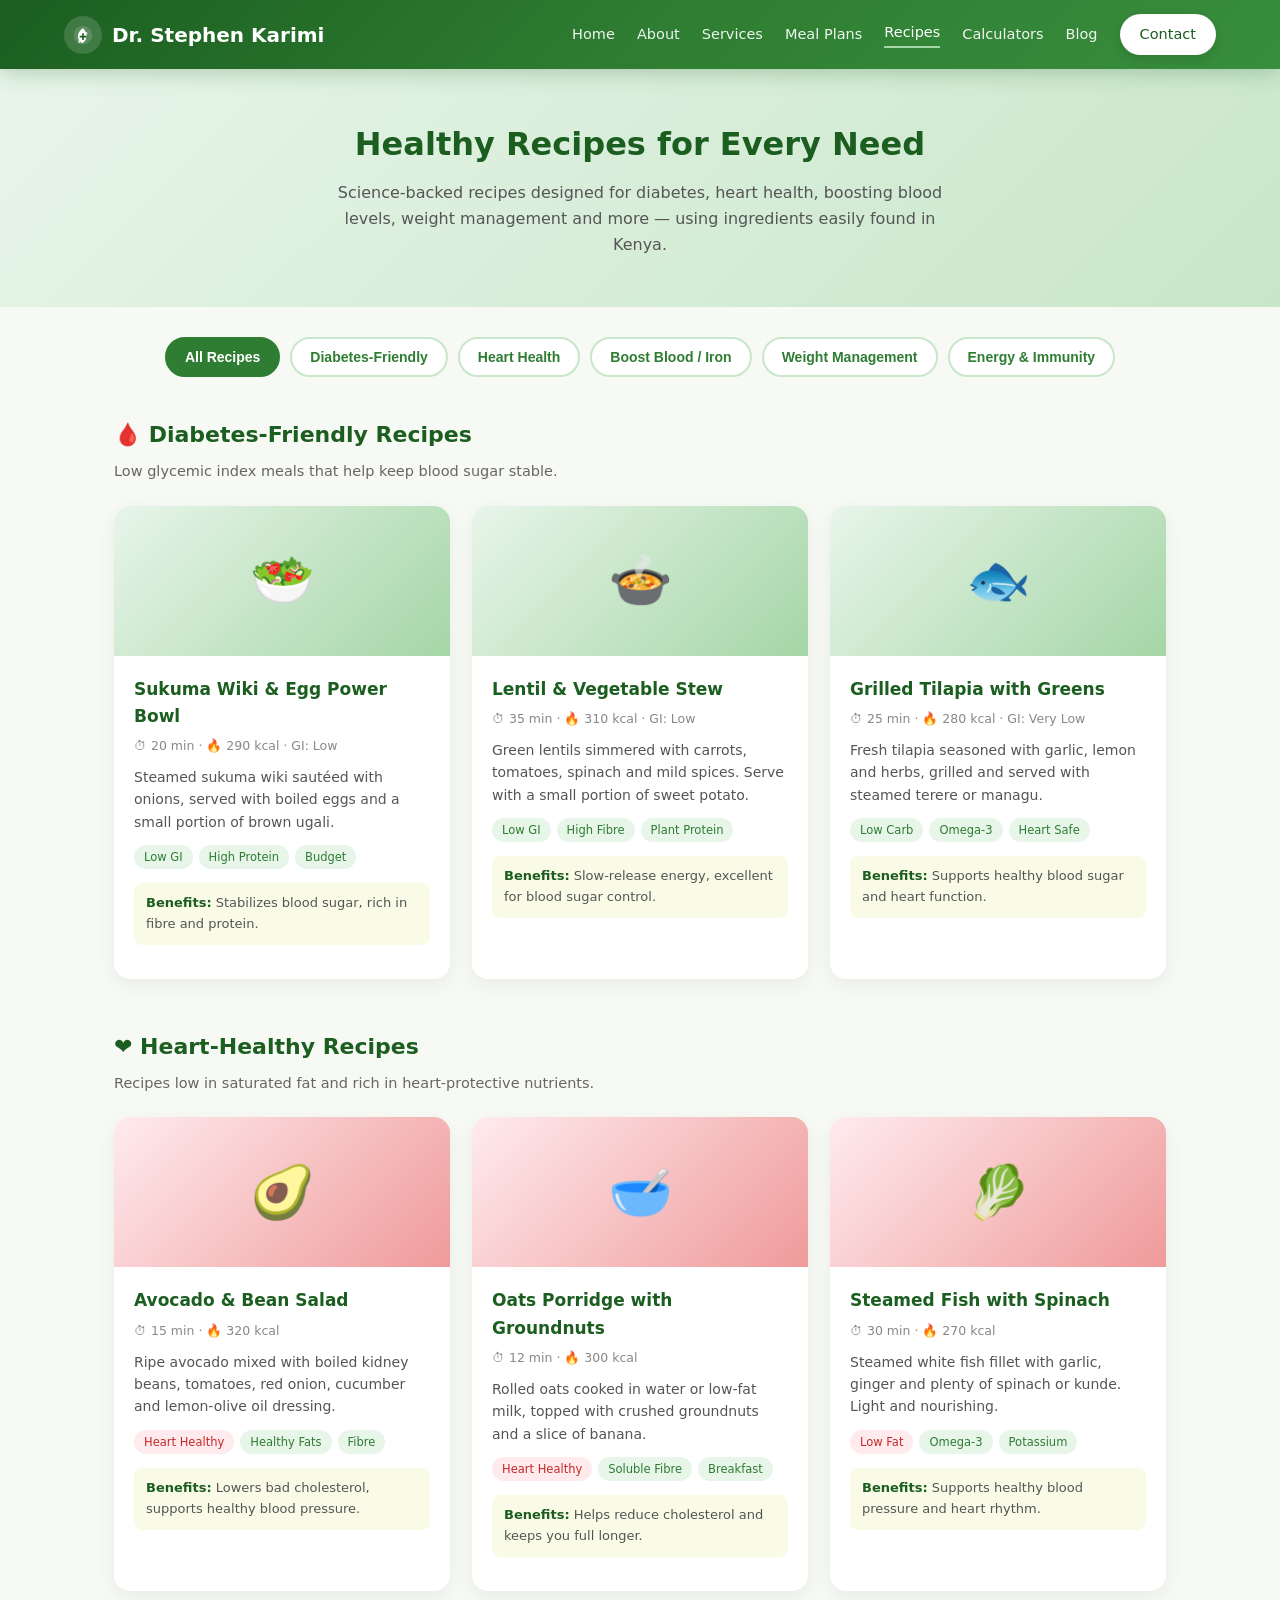
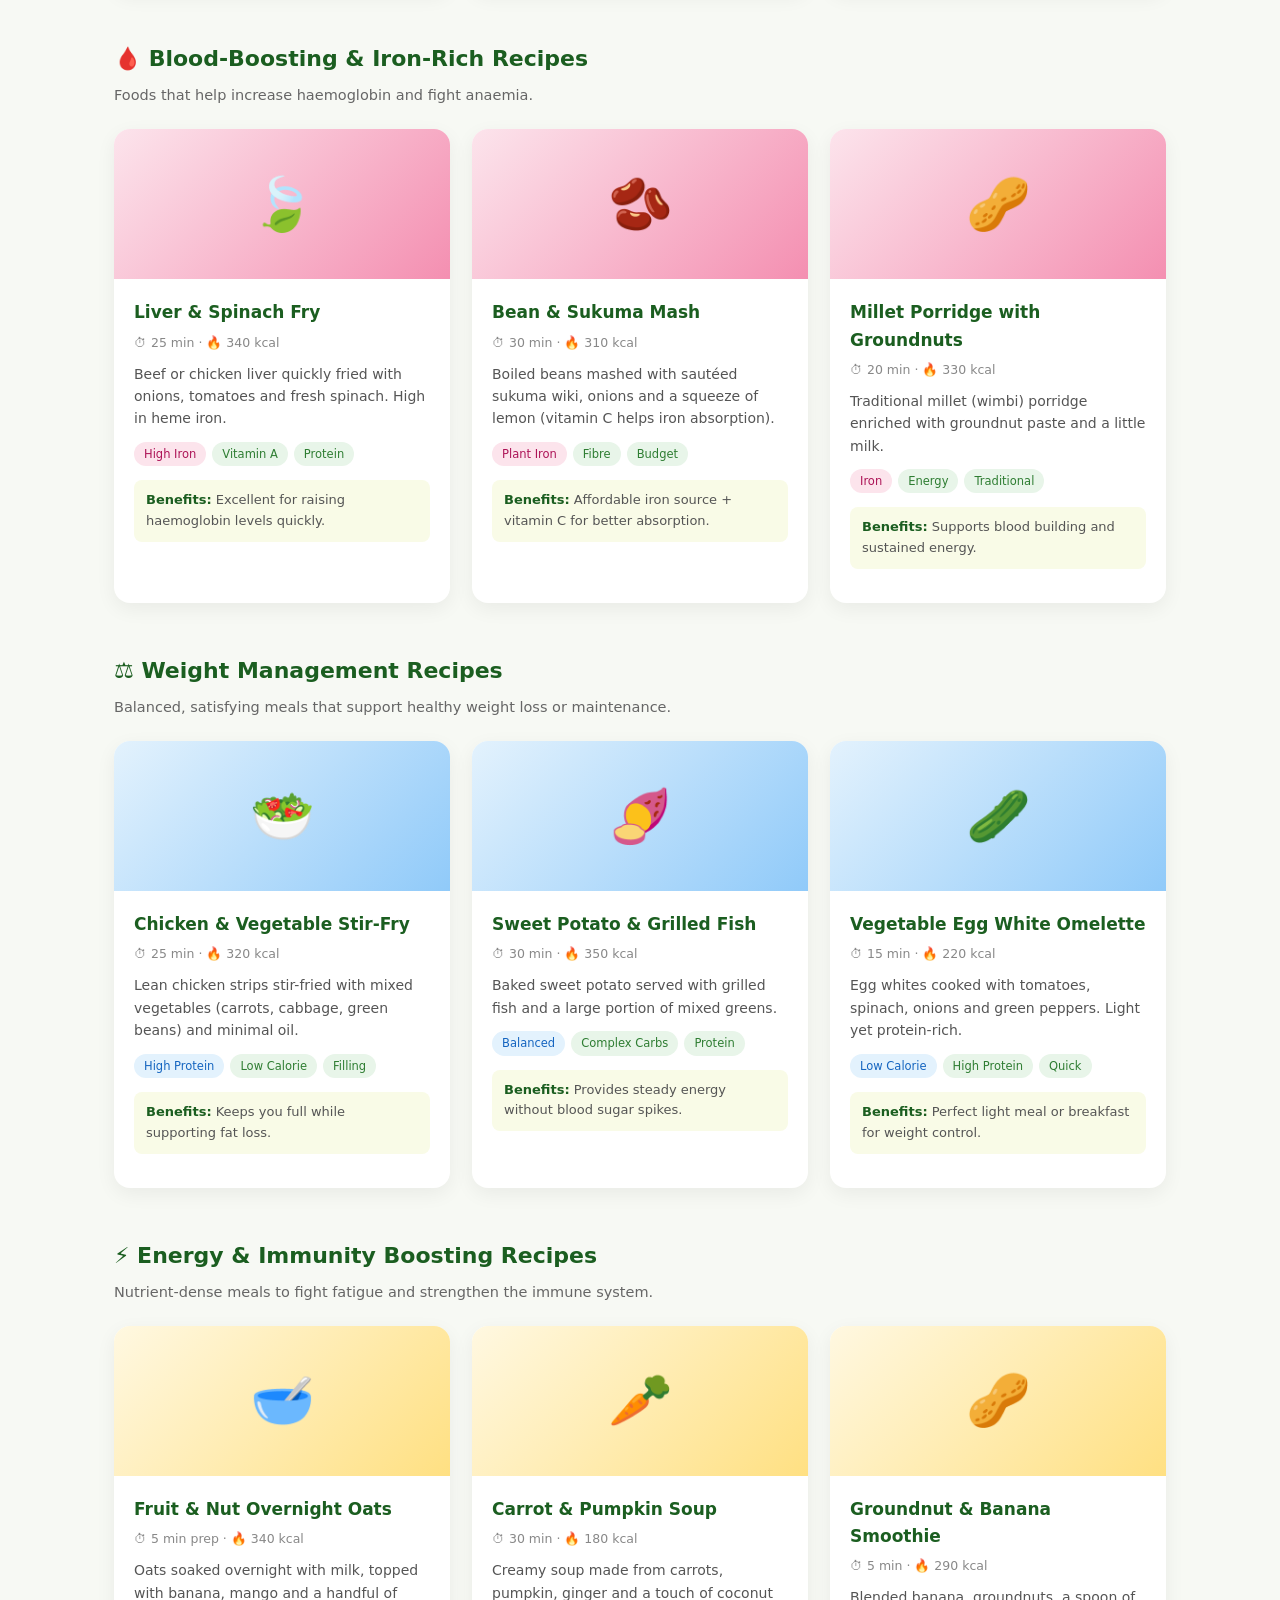
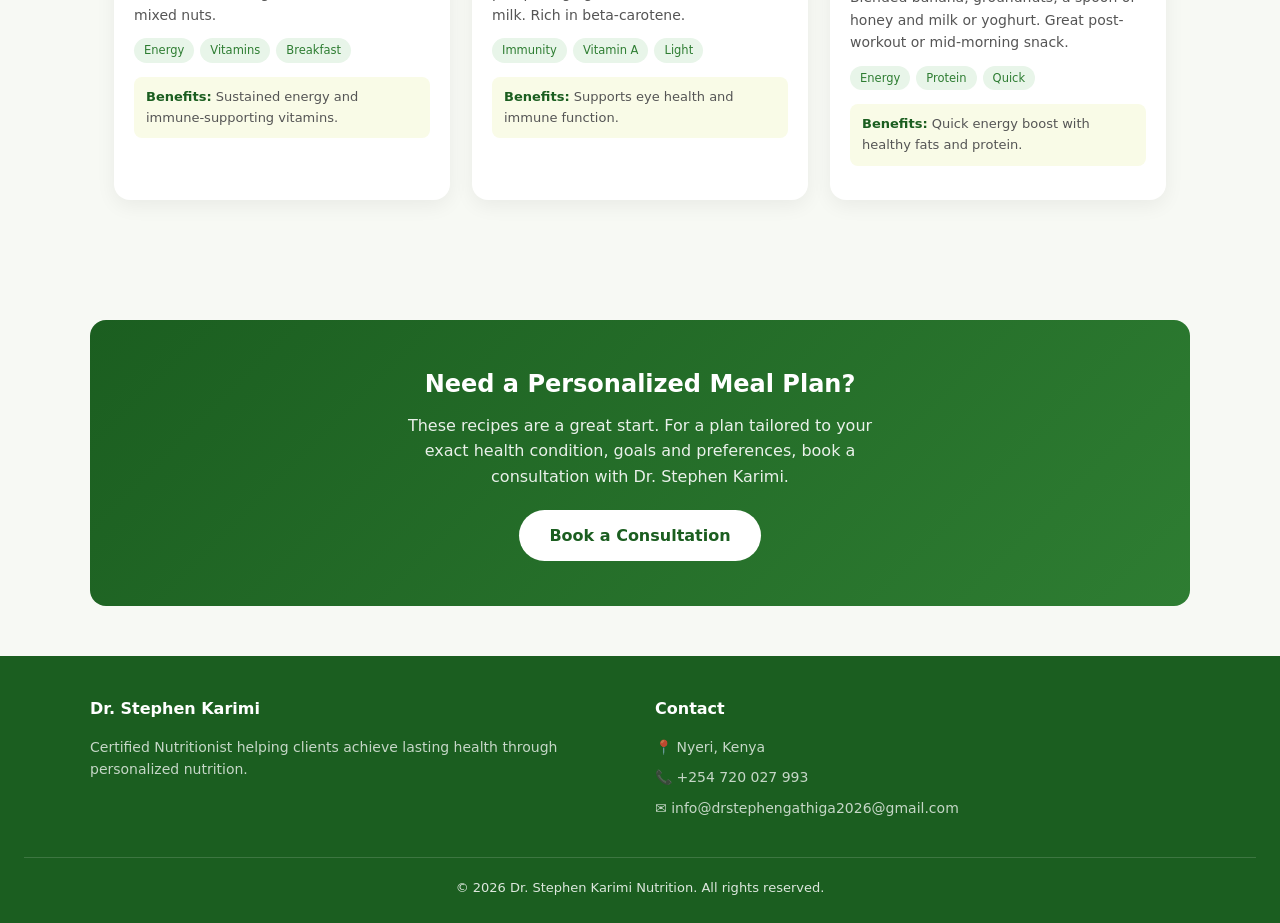
<file: recipes.html>
<!DOCTYPE html>
<html lang="en">
<head>
  <meta charset="UTF-8">
  <meta name="viewport" content="width=device-width, initial-scale=1.0">
  <title>Healthy Recipes | Dr. Stephen Karimi – Nutritionist</title>
  <style>
    * { margin: 0; padding: 0; box-sizing: border-box; }
    body {
      font-family: 'Segoe UI', system-ui, -apple-system, sans-serif;
      background: #f7f9f4;
      color: #333;
      line-height: 1.6;
    }

    /* ===== HEADER ===== */
    .header {
      position: sticky; top: 0; z-index: 1000;
      background: linear-gradient(135deg, #1b5e20 0%, #2e7d32 50%, #388e3c 100%);
      box-shadow: 0 4px 20px rgba(27, 94, 32, 0.25);
      padding: 14px 0;
    }
    .header-container {
      max-width: 1200px; margin: 0 auto; padding: 0 24px;
      display: flex; align-items: center; justify-content: space-between;
    }
    .logo { display: flex; align-items: center; gap: 10px; text-decoration: none; }
    .logo-icon {
      width: 38px; height: 38px; background: rgba(255,255,255,0.15);
      border-radius: 50%; display: flex; align-items: center; justify-content: center;
    }
    .logo-icon svg { width: 20px; height: 20px; }
    .logo-text { font-size: 20px; font-weight: 600; color: white; }
    .nav { display: flex; align-items: center; gap: 22px; }
    .nav a {
      color: rgba(255,255,255,0.92); text-decoration: none;
      font-size: 14.5px; font-weight: 500; transition: color 0.25s;
    }
    .nav a:hover, .nav a.active { color: #fff; }
    .nav a.active { border-bottom: 2px solid #a5d6a7; padding-bottom: 2px; }
    .cta-btn {
      background: white; color: #1b5e20 !important; padding: 9px 20px;
      border-radius: 50px; font-weight: 600; font-size: 14px;
      box-shadow: 0 4px 12px rgba(0,0,0,0.12); transition: all 0.3s;
    }
    .cta-btn:hover { background: #e8f5e9; transform: translateY(-2px); }
    .menu-toggle { display: none; background: none; border: none; cursor: pointer; padding: 6px; }
    .menu-toggle span {
      display: block; width: 22px; height: 2.5px; background: white;
      margin: 5px 0; border-radius: 3px;
    }
    @media (max-width: 980px) {
      .nav {
        position: fixed; top: 68px; left: 0; right: 0; background: #1b5e20;
        flex-direction: column; gap: 0; padding: 16px 0 24px;
        box-shadow: 0 12px 30px rgba(0,0,0,0.2);
        transform: translateY(-12px); opacity: 0; visibility: hidden; transition: all 0.3s;
      }
      .nav.active { transform: translateY(0); opacity: 1; visibility: visible; }
      .nav a {
        width: 100%; text-align: center; padding: 13px 0;
        border-bottom: 1px solid rgba(255,255,255,0.1);
      }
      .nav a:last-child { border-bottom: none; margin-top: 10px; width: auto; display: inline-block; }
      .menu-toggle { display: block; }
    }

    /* ===== PAGE HERO ===== */
    .page-hero {
      background: linear-gradient(135deg, #e8f5e9, #c8e6c9);
      padding: 50px 24px; text-align: center;
    }
    .page-hero h1 { font-size: 32px; color: #1b5e20; margin-bottom: 10px; }
    .page-hero p { color: #555; max-width: 650px; margin: 0 auto; font-size: 16px; }

    /* ===== CATEGORY TABS ===== */
    .categories {
      max-width: 1100px; margin: 30px auto 10px; padding: 0 24px;
      display: flex; flex-wrap: wrap; gap: 10px; justify-content: center;
    }
    .cat-btn {
      background: white; border: 2px solid #c8e6c9; color: #2e7d32;
      padding: 10px 18px; border-radius: 50px; font-size: 14px; font-weight: 600;
      cursor: pointer; transition: all 0.25s;
    }
    .cat-btn:hover, .cat-btn.active {
      background: #2e7d32; color: white; border-color: #2e7d32;
    }

    /* ===== RECIPES SECTION ===== */
    .recipes-section { max-width: 1100px; margin: 0 auto; padding: 30px 24px 50px; }
    .category-block { margin-bottom: 50px; }
    .category-block h2 {
      color: #1b5e20; font-size: 22px; margin-bottom: 8px;
      display: flex; align-items: center; gap: 10px;
    }
    .category-block .desc { color: #666; font-size: 14.5px; margin-bottom: 22px; }

    .recipes-grid {
      display: grid; grid-template-columns: repeat(auto-fit, minmax(280px, 1fr)); gap: 22px;
    }
    .recipe-card {
      background: white; border-radius: 16px; overflow: hidden;
      box-shadow: 0 6px 20px rgba(0,0,0,0.06); transition: transform 0.3s;
    }
    .recipe-card:hover { transform: translateY(-5px); }
    .recipe-img {
      height: 150px; display: flex; align-items: center; justify-content: center;
      font-size: 52px;
    }
    .recipe-img.diabetes { background: linear-gradient(135deg, #e8f5e9, #a5d6a7); }
    .recipe-img.heart { background: linear-gradient(135deg, #ffebee, #ef9a9a); }
    .recipe-img.blood { background: linear-gradient(135deg, #fce4ec, #f48fb1); }
    .recipe-img.weight { background: linear-gradient(135deg, #e3f2fd, #90caf9); }
    .recipe-img.energy { background: linear-gradient(135deg, #fff8e1, #ffe082); }
    .recipe-img.general { background: linear-gradient(135deg, #e8f5e9, #81c784); }

    .recipe-body { padding: 20px; }
    .recipe-body h3 { color: #1b5e20; font-size: 17px; margin-bottom: 6px; }
    .recipe-meta { font-size: 12.5px; color: #888; margin-bottom: 10px; }
    .recipe-body p { font-size: 14px; color: #555; margin-bottom: 12px; }
    .tags { display: flex; flex-wrap: wrap; gap: 6px; margin-bottom: 14px; }
    .tag {
      background: #e8f5e9; color: #2e7d32; font-size: 11.5px;
      padding: 3px 10px; border-radius: 20px; font-weight: 500;
    }
    .tag.heart-tag { background: #ffebee; color: #c62828; }
    .tag.blood-tag { background: #fce4ec; color: #ad1457; }
    .tag.weight-tag { background: #e3f2fd; color: #1565c0; }

    .benefits {
      font-size: 13px; color: #555; background: #f9fbe7;
      padding: 10px 12px; border-radius: 8px; margin-bottom: 14px;
    }
    .benefits strong { color: #1b5e20; }

    /* Consultation CTA */
    .consult-cta {
      background: linear-gradient(135deg, #1b5e20, #2e7d32);
      color: white; text-align: center; padding: 45px 24px;
      border-radius: 16px; margin: 20px 24px 50px;
      max-width: 1100px; margin-left: auto; margin-right: auto;
    }
    .consult-cta h2 { font-size: 24px; margin-bottom: 10px; }
    .consult-cta p { opacity: 0.9; margin-bottom: 20px; max-width: 500px; margin-left: auto; margin-right: auto; }
    .consult-cta a {
      display: inline-block; background: white; color: #1b5e20;
      padding: 13px 30px; border-radius: 50px; font-weight: 600;
      text-decoration: none; transition: all 0.3s;
    }
    .consult-cta a:hover { background: #e8f5e9; transform: translateY(-2px); }

    /* ===== FOOTER ===== */
    footer {
      background: #1b5e20; color: rgba(255,255,255,0.85);
      padding: 40px 24px 24px;
    }
    .footer-content {
      max-width: 1100px; margin: 0 auto; display: grid;
      grid-template-columns: repeat(auto-fit, minmax(200px, 1fr)); gap: 30px;
    }
    .footer-col h4 { color: white; margin-bottom: 14px; }
    .footer-col a, .footer-col p {
      color: rgba(255,255,255,0.75); text-decoration: none;
      font-size: 14px; display: block; margin-bottom: 8px;
    }
    .footer-col a:hover { color: white; }
    .footer-bottom {
      text-align: center; margin-top: 30px; padding-top: 20px;
      border-top: 1px solid rgba(255,255,255,0.15); font-size: 13px;
    }
  </style>
</head>
<body>

  <!-- HEADER -->
  <header class="header">
    <div class="header-container">
      <a href="index.html" class="logo">
        <div class="logo-icon">
          <svg viewBox="0 0 48 48" fill="none" xmlns="http://www.w3.org/2000/svg">
            <circle cx="24" cy="24" r="22" fill="rgba(255,255,255,0.15)"/>
            <path d="M24 8C24 8 12 14 12 28C12 35 16 40 22 44C28 40 32 35 32 28C32 14 24 8 24 8Z" fill="white"/>
            <path d="M34 16C20 20 16 32 12 42L16 44C20 34 24 26 34 24V16Z" fill="white" fill-opacity="0.7"/>
            <path d="M22 20H26V26H32V30H26V36H22V30H16V26H22V20Z" fill="#1b5e20"/>
          </svg>
        </div>
        <span class="logo-text">Dr. Stephen Karimi</span>
      </a>
      <nav class="nav" id="navMenu">
        <a href="home.html">Home</a>
        <a href="about.html">About</a>
        <a href="services.html">Services</a>
        <a href="meal plans.html">Meal Plans</a>
        <a href="recipes.html" class="active">Recipes</a>
        <a href="calculators.html">Calculators</a>
        <a href="blog.html">Blog</a>
        <a href="contact.html" class="cta-btn">Contact</a>
      </nav>
      <button class="menu-toggle" id="menuToggle" aria-label="Menu">
        <span></span><span></span><span></span>
      </button>
    </div>
  </header>

  <!-- PAGE HERO -->
  <section class="page-hero">
    <h1>Healthy Recipes for Every Need</h1>
    <p>Science-backed recipes designed for diabetes, heart health, boosting blood levels, weight management and more — using ingredients easily found in Kenya.</p>
  </section>

  <!-- CATEGORY FILTER BUTTONS -->
  <div class="categories">
    <button class="cat-btn active" onclick="filterCategory('all')">All Recipes</button>
    <button class="cat-btn" onclick="filterCategory('diabetes')">Diabetes-Friendly</button>
    <button class="cat-btn" onclick="filterCategory('heart')">Heart Health</button>
    <button class="cat-btn" onclick="filterCategory('blood')">Boost Blood / Iron</button>
    <button class="cat-btn" onclick="filterCategory('weight')">Weight Management</button>
    <button class="cat-btn" onclick="filterCategory('energy')">Energy & Immunity</button>
  </div>

  <!-- RECIPES -->
  <section class="recipes-section">

    <!-- DIABETES -->
    <div class="category-block" data-category="diabetes">
      <h2>🩸 Diabetes-Friendly Recipes</h2>
      <p class="desc">Low glycemic index meals that help keep blood sugar stable.</p>
      <div class="recipes-grid">
        <div class="recipe-card">
          <div class="recipe-img diabetes">🥗</div>
          <div class="recipe-body">
            <h3>Sukuma Wiki & Egg Power Bowl</h3>
            <div class="recipe-meta">⏱ 20 min · 🔥 290 kcal · GI: Low</div>
            <p>Steamed sukuma wiki sautéed with onions, served with boiled eggs and a small portion of brown ugali.</p>
            <div class="tags">
              <span class="tag">Low GI</span>
              <span class="tag">High Protein</span>
              <span class="tag">Budget</span>
            </div>
            <div class="benefits"><strong>Benefits:</strong> Stabilizes blood sugar, rich in fibre and protein.</div>
          </div>
        </div>
        <div class="recipe-card">
          <div class="recipe-img diabetes">🍲</div>
          <div class="recipe-body">
            <h3>Lentil & Vegetable Stew</h3>
            <div class="recipe-meta">⏱ 35 min · 🔥 310 kcal · GI: Low</div>
            <p>Green lentils simmered with carrots, tomatoes, spinach and mild spices. Serve with a small portion of sweet potato.</p>
            <div class="tags">
              <span class="tag">Low GI</span>
              <span class="tag">High Fibre</span>
              <span class="tag">Plant Protein</span>
            </div>
            <div class="benefits"><strong>Benefits:</strong> Slow-release energy, excellent for blood sugar control.</div>
          </div>
        </div>
        <div class="recipe-card">
          <div class="recipe-img diabetes">🐟</div>
          <div class="recipe-body">
            <h3>Grilled Tilapia with Greens</h3>
            <div class="recipe-meta">⏱ 25 min · 🔥 280 kcal · GI: Very Low</div>
            <p>Fresh tilapia seasoned with garlic, lemon and herbs, grilled and served with steamed terere or managu.</p>
            <div class="tags">
              <span class="tag">Low Carb</span>
              <span class="tag">Omega-3</span>
              <span class="tag">Heart Safe</span>
            </div>
            <div class="benefits"><strong>Benefits:</strong> Supports healthy blood sugar and heart function.</div>
          </div>
        </div>
      </div>
    </div>

    <!-- HEART HEALTH -->
    <div class="category-block" data-category="heart">
      <h2>❤️ Heart-Healthy Recipes</h2>
      <p class="desc">Recipes low in saturated fat and rich in heart-protective nutrients.</p>
      <div class="recipes-grid">
        <div class="recipe-card">
          <div class="recipe-img heart">🥑</div>
          <div class="recipe-body">
            <h3>Avocado & Bean Salad</h3>
            <div class="recipe-meta">⏱ 15 min · 🔥 320 kcal</div>
            <p>Ripe avocado mixed with boiled kidney beans, tomatoes, red onion, cucumber and lemon-olive oil dressing.</p>
            <div class="tags">
              <span class="tag heart-tag">Heart Healthy</span>
              <span class="tag">Healthy Fats</span>
              <span class="tag">Fibre</span>
            </div>
            <div class="benefits"><strong>Benefits:</strong> Lowers bad cholesterol, supports healthy blood pressure.</div>
          </div>
        </div>
        <div class="recipe-card">
          <div class="recipe-img heart">🥣</div>
          <div class="recipe-body">
            <h3>Oats Porridge with Groundnuts</h3>
            <div class="recipe-meta">⏱ 12 min · 🔥 300 kcal</div>
            <p>Rolled oats cooked in water or low-fat milk, topped with crushed groundnuts and a slice of banana.</p>
            <div class="tags">
              <span class="tag heart-tag">Heart Healthy</span>
              <span class="tag">Soluble Fibre</span>
              <span class="tag">Breakfast</span>
            </div>
            <div class="benefits"><strong>Benefits:</strong> Helps reduce cholesterol and keeps you full longer.</div>
          </div>
        </div>
        <div class="recipe-card">
          <div class="recipe-img heart">🥬</div>
          <div class="recipe-body">
            <h3>Steamed Fish with Spinach</h3>
            <div class="recipe-meta">⏱ 30 min · 🔥 270 kcal</div>
            <p>Steamed white fish fillet with garlic, ginger and plenty of spinach or kunde. Light and nourishing.</p>
            <div class="tags">
              <span class="tag heart-tag">Low Fat</span>
              <span class="tag">Omega-3</span>
              <span class="tag">Potassium</span>
            </div>
            <div class="benefits"><strong>Benefits:</strong> Supports healthy blood pressure and heart rhythm.</div>
          </div>
        </div>
      </div>
    </div>

    <!-- BLOOD / IRON BOOSTING -->
    <div class="category-block" data-category="blood">
      <h2>🩸 Blood-Boosting & Iron-Rich Recipes</h2>
      <p class="desc">Foods that help increase haemoglobin and fight anaemia.</p>
      <div class="recipes-grid">
        <div class="recipe-card">
          <div class="recipe-img blood">🍃</div>
          <div class="recipe-body">
            <h3>Liver & Spinach Fry</h3>
            <div class="recipe-meta">⏱ 25 min · 🔥 340 kcal</div>
            <p>Beef or chicken liver quickly fried with onions, tomatoes and fresh spinach. High in heme iron.</p>
            <div class="tags">
              <span class="tag blood-tag">High Iron</span>
              <span class="tag">Vitamin A</span>
              <span class="tag">Protein</span>
            </div>
            <div class="benefits"><strong>Benefits:</strong> Excellent for raising haemoglobin levels quickly.</div>
          </div>
        </div>
        <div class="recipe-card">
          <div class="recipe-img blood">🫘</div>
          <div class="recipe-body">
            <h3>Bean & Sukuma Mash</h3>
            <div class="recipe-meta">⏱ 30 min · 🔥 310 kcal</div>
            <p>Boiled beans mashed with sautéed sukuma wiki, onions and a squeeze of lemon (vitamin C helps iron absorption).</p>
            <div class="tags">
              <span class="tag blood-tag">Plant Iron</span>
              <span class="tag">Fibre</span>
              <span class="tag">Budget</span>
            </div>
            <div class="benefits"><strong>Benefits:</strong> Affordable iron source + vitamin C for better absorption.</div>
          </div>
        </div>
        <div class="recipe-card">
          <div class="recipe-img blood">🥜</div>
          <div class="recipe-body">
            <h3>Millet Porridge with Groundnuts</h3>
            <div class="recipe-meta">⏱ 20 min · 🔥 330 kcal</div>
            <p>Traditional millet (wimbi) porridge enriched with groundnut paste and a little milk.</p>
            <div class="tags">
              <span class="tag blood-tag">Iron</span>
              <span class="tag">Energy</span>
              <span class="tag">Traditional</span>
            </div>
            <div class="benefits"><strong>Benefits:</strong> Supports blood building and sustained energy.</div>
          </div>
        </div>
      </div>
    </div>

    <!-- WEIGHT MANAGEMENT -->
    <div class="category-block" data-category="weight">
      <h2>⚖️ Weight Management Recipes</h2>
      <p class="desc">Balanced, satisfying meals that support healthy weight loss or maintenance.</p>
      <div class="recipes-grid">
        <div class="recipe-card">
          <div class="recipe-img weight">🥗</div>
          <div class="recipe-body">
            <h3>Chicken & Vegetable Stir-Fry</h3>
            <div class="recipe-meta">⏱ 25 min · 🔥 320 kcal</div>
            <p>Lean chicken strips stir-fried with mixed vegetables (carrots, cabbage, green beans) and minimal oil.</p>
            <div class="tags">
              <span class="tag weight-tag">High Protein</span>
              <span class="tag">Low Calorie</span>
              <span class="tag">Filling</span>
            </div>
            <div class="benefits"><strong>Benefits:</strong> Keeps you full while supporting fat loss.</div>
          </div>
        </div>
        <div class="recipe-card">
          <div class="recipe-img weight">🍠</div>
          <div class="recipe-body">
            <h3>Sweet Potato & Grilled Fish</h3>
            <div class="recipe-meta">⏱ 30 min · 🔥 350 kcal</div>
            <p>Baked sweet potato served with grilled fish and a large portion of mixed greens.</p>
            <div class="tags">
              <span class="tag weight-tag">Balanced</span>
              <span class="tag">Complex Carbs</span>
              <span class="tag">Protein</span>
            </div>
            <div class="benefits"><strong>Benefits:</strong> Provides steady energy without blood sugar spikes.</div>
          </div>
        </div>
        <div class="recipe-card">
          <div class="recipe-img weight">🥒</div>
          <div class="recipe-body">
            <h3>Vegetable Egg White Omelette</h3>
            <div class="recipe-meta">⏱ 15 min · 🔥 220 kcal</div>
            <p>Egg whites cooked with tomatoes, spinach, onions and green peppers. Light yet protein-rich.</p>
            <div class="tags">
              <span class="tag weight-tag">Low Calorie</span>
              <span class="tag">High Protein</span>
              <span class="tag">Quick</span>
            </div>
            <div class="benefits"><strong>Benefits:</strong> Perfect light meal or breakfast for weight control.</div>
          </div>
        </div>
      </div>
    </div>

    <!-- ENERGY & IMMUNITY -->
    <div class="category-block" data-category="energy">
      <h2>⚡ Energy & Immunity Boosting Recipes</h2>
      <p class="desc">Nutrient-dense meals to fight fatigue and strengthen the immune system.</p>
      <div class="recipes-grid">
        <div class="recipe-card">
          <div class="recipe-img energy">🥣</div>
          <div class="recipe-body">
            <h3>Fruit & Nut Overnight Oats</h3>
            <div class="recipe-meta">⏱ 5 min prep · 🔥 340 kcal</div>
            <p>Oats soaked overnight with milk, topped with banana, mango and a handful of mixed nuts.</p>
            <div class="tags">
              <span class="tag">Energy</span>
              <span class="tag">Vitamins</span>
              <span class="tag">Breakfast</span>
            </div>
            <div class="benefits"><strong>Benefits:</strong> Sustained energy and immune-supporting vitamins.</div>
          </div>
        </div>
        <div class="recipe-card">
          <div class="recipe-img energy">🥕</div>
          <div class="recipe-body">
            <h3>Carrot & Pumpkin Soup</h3>
            <div class="recipe-meta">⏱ 30 min · 🔥 180 kcal</div>
            <p>Creamy soup made from carrots, pumpkin, ginger and a touch of coconut milk. Rich in beta-carotene.</p>
            <div class="tags">
              <span class="tag">Immunity</span>
              <span class="tag">Vitamin A</span>
              <span class="tag">Light</span>
            </div>
            <div class="benefits"><strong>Benefits:</strong> Supports eye health and immune function.</div>
          </div>
        </div>
        <div class="recipe-card">
          <div class="recipe-img energy">🥜</div>
          <div class="recipe-body">
            <h3>Groundnut & Banana Smoothie</h3>
            <div class="recipe-meta">⏱ 5 min · 🔥 290 kcal</div>
            <p>Blended banana, groundnuts, a spoon of honey and milk or yoghurt. Great post-workout or mid-morning snack.</p>
            <div class="tags">
              <span class="tag">Energy</span>
              <span class="tag">Protein</span>
              <span class="tag">Quick</span>
            </div>
            <div class="benefits"><strong>Benefits:</strong> Quick energy boost with healthy fats and protein.</div>
          </div>
        </div>
      </div>
    </div>

  </section>

  <!-- CONSULTATION CTA -->
  <div class="consult-cta">
    <h2>Need a Personalized Meal Plan?</h2>
    <p>These recipes are a great start. For a plan tailored to your exact health condition, goals and preferences, book a consultation with Dr. Stephen Karimi.</p>
    <a href="contact.html">Book a Consultation</a>
  </div>

  <!-- FOOTER -->
  <footer>
    <div class="footer-content">
      <div class="footer-col">
        <h4>Dr. Stephen Karimi</h4>
        <p>Certified Nutritionist helping clients achieve lasting health through personalized nutrition.</p>
      </div>
     
      <div class="footer-col">
        <h4>Contact</h4>
        <p>📍 Nyeri, Kenya</p>
        <p>📞 +254 720 027 993</p>
        <p>✉️ info@drstephengathiga2026@gmail.com</p>
      </div>
    </div>
    <div class="footer-bottom">
      © 2026 Dr. Stephen Karimi Nutrition. All rights reserved.
    </div>
  </footer>

  <script>
    // Mobile menu
    document.getElementById('menuToggle').addEventListener('click', () => {
      document.getElementById('navMenu').classList.toggle('active');
    });

    // Category filter
    function filterCategory(cat) {
      document.querySelectorAll('.cat-btn').forEach(btn => btn.classList.remove('active'));
      event.target.classList.add('active');

      document.querySelectorAll('.category-block').forEach(block => {
        if (cat === 'all' || block.dataset.category === cat) {
          block.style.display = 'block';
        } else {
          block.style.display = 'none';
        }
      });
    }
  </script>
</body>
</html>
</file>
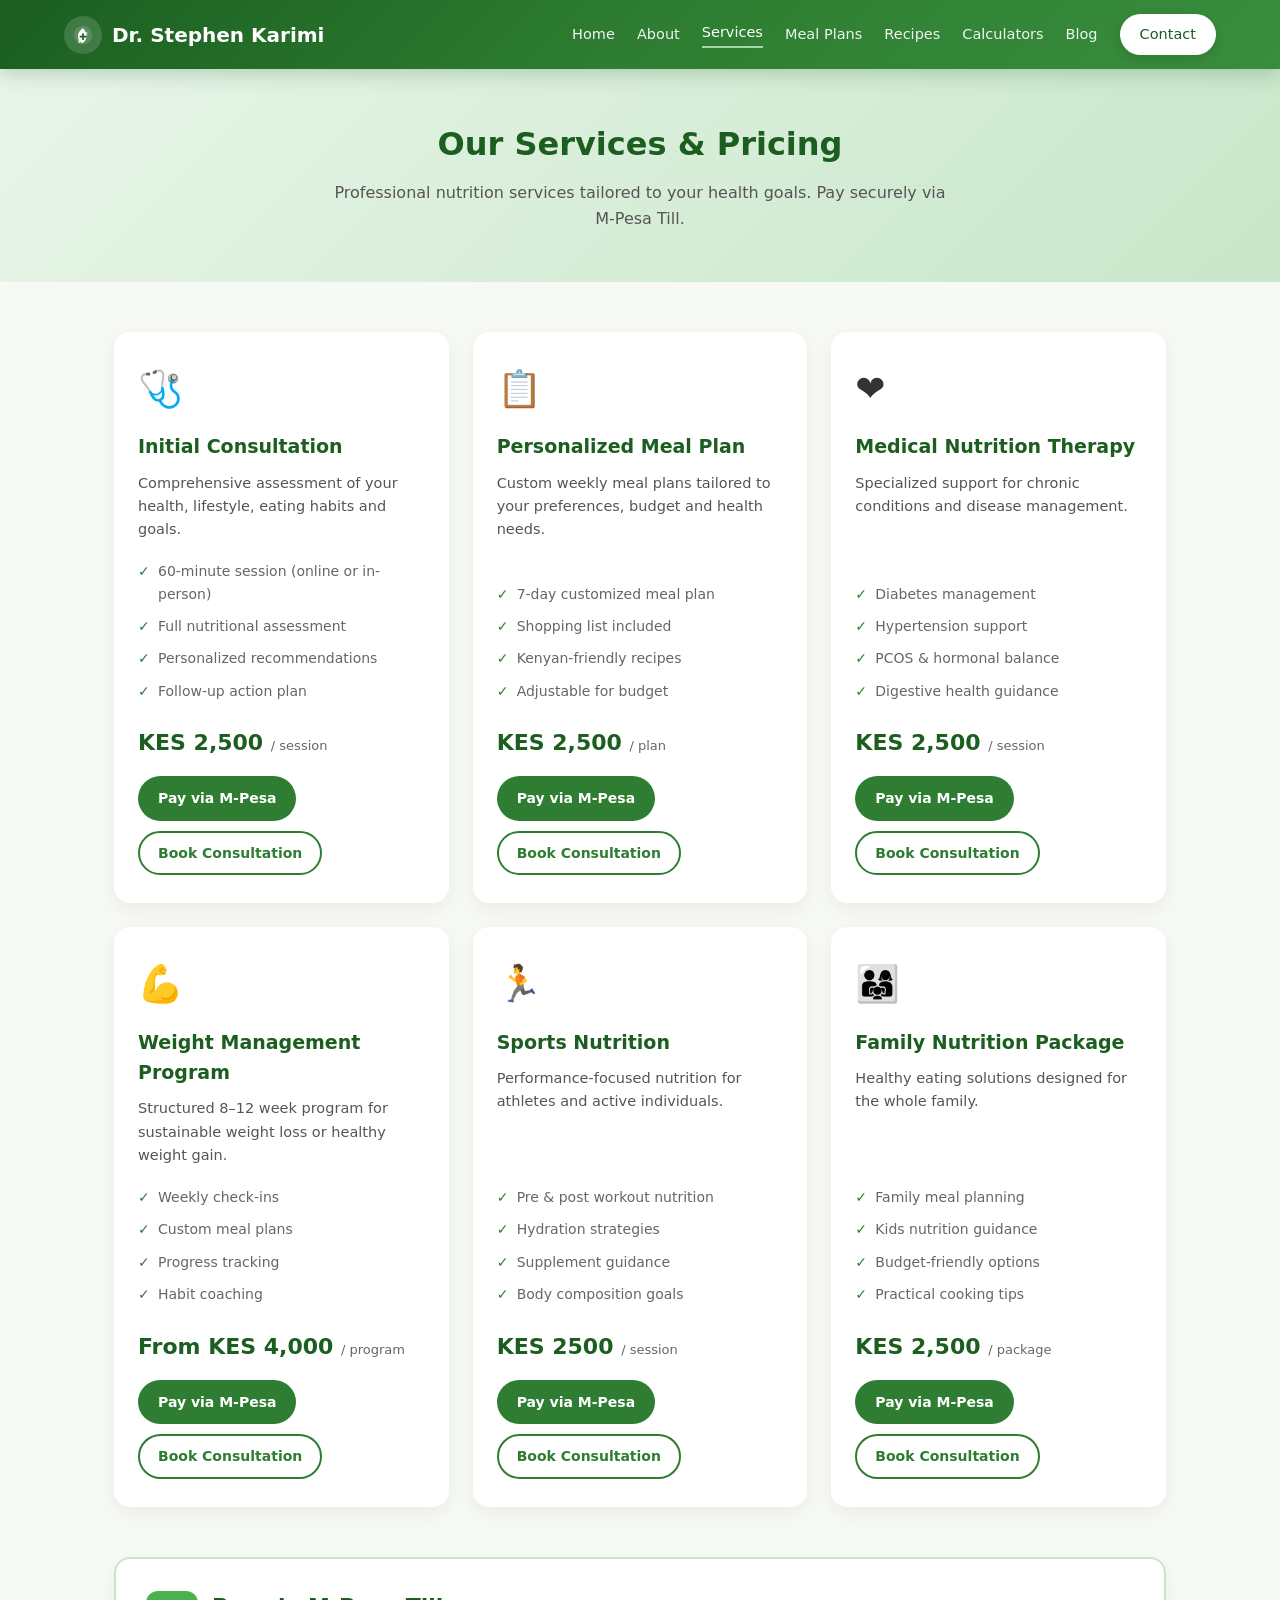
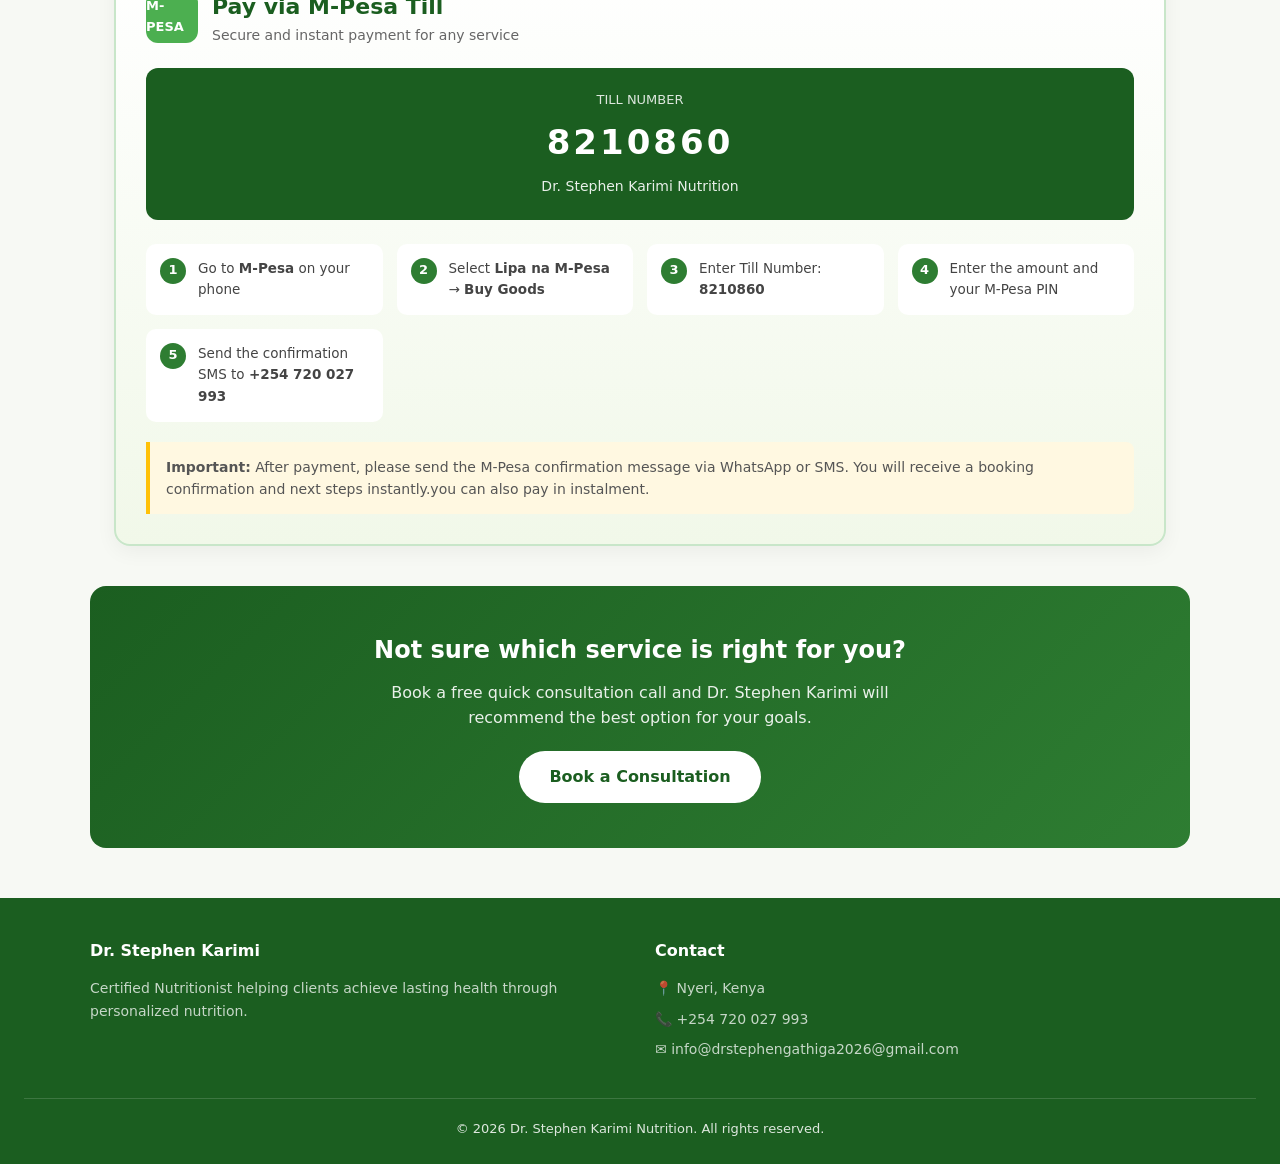
<file: services.html>
<!DOCTYPE html>
<html lang="en">
<head>
  <meta charset="UTF-8">
  <meta name="viewport" content="width=device-width, initial-scale=1.0">
  <title>Services & Pricing | Dr. Stephen Karimi – Nutritionist</title>
  <style>
    * { margin: 0; padding: 0; box-sizing: border-box; }
    body {
      font-family: 'Segoe UI', system-ui, -apple-system, sans-serif;
      background: #f7f9f4;
      color: #333;
      line-height: 1.6;
    }

    /* ===== HEADER ===== */
    .header {
      position: sticky; top: 0; z-index: 1000;
      background: linear-gradient(135deg, #1b5e20 0%, #2e7d32 50%, #388e3c 100%);
      box-shadow: 0 4px 20px rgba(27, 94, 32, 0.25);
      padding: 14px 0;
    }
    .header-container {
      max-width: 1200px; margin: 0 auto; padding: 0 24px;
      display: flex; align-items: center; justify-content: space-between;
    }
    .logo { display: flex; align-items: center; gap: 10px; text-decoration: none; }
    .logo-icon {
      width: 38px; height: 38px; background: rgba(255,255,255,0.15);
      border-radius: 50%; display: flex; align-items: center; justify-content: center;
    }
    .logo-icon svg { width: 20px; height: 20px; }
    .logo-text { font-size: 20px; font-weight: 600; color: white; }
    .nav { display: flex; align-items: center; gap: 22px; }
    .nav a {
      color: rgba(255,255,255,0.92); text-decoration: none;
      font-size: 14.5px; font-weight: 500; transition: color 0.25s;
    }
    .nav a:hover, .nav a.active { color: #fff; }
    .nav a.active { border-bottom: 2px solid #a5d6a7; padding-bottom: 2px; }
    .cta-btn {
      background: white; color: #1b5e20 !important; padding: 9px 20px;
      border-radius: 50px; font-weight: 600; font-size: 14px;
      box-shadow: 0 4px 12px rgba(0,0,0,0.12); transition: all 0.3s;
    }
    .cta-btn:hover { background: #e8f5e9; transform: translateY(-2px); }
    .menu-toggle { display: none; background: none; border: none; cursor: pointer; padding: 6px; }
    .menu-toggle span {
      display: block; width: 22px; height: 2.5px; background: white;
      margin: 5px 0; border-radius: 3px;
    }
    @media (max-width: 980px) {
      .nav {
        position: fixed; top: 68px; left: 0; right: 0; background: #1b5e20;
        flex-direction: column; gap: 0; padding: 16px 0 24px;
        box-shadow: 0 12px 30px rgba(0,0,0,0.2);
        transform: translateY(-12px); opacity: 0; visibility: hidden; transition: all 0.3s;
      }
      .nav.active { transform: translateY(0); opacity: 1; visibility: visible; }
      .nav a {
        width: 100%; text-align: center; padding: 13px 0;
        border-bottom: 1px solid rgba(255,255,255,0.1);
      }
      .nav a:last-child { border-bottom: none; margin-top: 10px; width: auto; display: inline-block; }
      .menu-toggle { display: block; }
    }

    /* ===== PAGE HERO ===== */
    .page-hero {
      background: linear-gradient(135deg, #e8f5e9, #c8e6c9);
      padding: 50px 24px; text-align: center;
    }
    .page-hero h1 { font-size: 32px; color: #1b5e20; margin-bottom: 10px; }
    .page-hero p { color: #555; max-width: 620px; margin: 0 auto; font-size: 16px; }

    /* ===== SERVICES ===== */
    .services-section { max-width: 1100px; margin: 0 auto; padding: 50px 24px 30px; }
    .services-grid {
      display: grid; grid-template-columns: repeat(auto-fit, minmax(320px, 1fr)); gap: 24px;
    }
    .service-card {
      background: white; border-radius: 16px; padding: 28px 24px;
      box-shadow: 0 6px 20px rgba(0,0,0,0.06); transition: transform 0.3s;
      display: flex; flex-direction: column;
    }
    .service-card:hover { transform: translateY(-5px); }
    .service-card .icon { font-size: 36px; margin-bottom: 14px; }
    .service-card h3 { color: #1b5e20; margin-bottom: 10px; font-size: 19px; }
    .service-card p { color: #555; font-size: 14.5px; margin-bottom: 14px; flex-grow: 1; }
    .service-card ul { list-style: none; margin-bottom: 18px; }
    .service-card ul li {
      font-size: 14px; color: #666; padding: 5px 0 5px 20px; position: relative;
    }
    .service-card ul li::before {
      content: "✓"; position: absolute; left: 0; color: #2e7d32; font-weight: bold;
    }
    .price {
      font-size: 22px; font-weight: 700; color: #1b5e20; margin-bottom: 16px;
    }
    .price small { font-size: 13px; font-weight: 500; color: #666; }
    .service-actions { display: flex; gap: 10px; flex-wrap: wrap; }
    .btn-pay {
      background: #2e7d32; color: white; border: none; padding: 11px 20px;
      border-radius: 50px; font-weight: 600; font-size: 14px; cursor: pointer;
      text-decoration: none; transition: background 0.3s;
    }
    .btn-pay:hover { background: #1b5e20; }
    .btn-consult {
      background: transparent; color: #2e7d32; border: 2px solid #2e7d32;
      padding: 9px 18px; border-radius: 50px; font-weight: 600; font-size: 14px;
      text-decoration: none; transition: all 0.3s;
    }
    .btn-consult:hover { background: #e8f5e9; }

    /* ===== M-PESA SECTION ===== */
    .mpesa-section {
      max-width: 1100px; margin: 20px auto 40px; padding: 0 24px;
    }
    .mpesa-box {
      background: linear-gradient(180deg, #ffffff 0%, #f1f8e9 100%);
      border: 2px solid #c8e6c9; border-radius: 16px; padding: 30px;
      box-shadow: 0 6px 20px rgba(0,0,0,0.05);
    }
    .mpesa-header {
      display: flex; align-items: center; gap: 14px; margin-bottom: 22px;
    }
    .mpesa-logo {
      background: #4caf50; color: white; width: 52px; height: 52px;
      border-radius: 12px; display: flex; align-items: center; justify-content: center;
      font-weight: 700; font-size: 13px;
    }
    .mpesa-header h2 { color: #1b5e20; font-size: 22px; margin: 0; }
    .mpesa-header p { font-size: 14px; color: #666; margin: 0; }

    .till-box {
      background: #1b5e20; color: white; border-radius: 12px;
      padding: 22px; text-align: center; margin-bottom: 24px;
    }
    .till-box .label { font-size: 13px; opacity: 0.85; margin-bottom: 4px; }
    .till-box .number { font-size: 34px; font-weight: 700; letter-spacing: 3px; }
    .till-box .name { font-size: 14px; margin-top: 6px; opacity: 0.9; }

    .steps { display: grid; grid-template-columns: repeat(auto-fit, minmax(200px, 1fr)); gap: 14px; margin-bottom: 20px; }
    .step {
      display: flex; gap: 12px; align-items: flex-start;
      background: white; padding: 14px; border-radius: 10px;
    }
    .step-num {
      background: #2e7d32; color: white; width: 26px; height: 26px;
      border-radius: 50%; display: flex; align-items: center; justify-content: center;
      font-size: 13px; font-weight: 700; flex-shrink: 0;
    }
    .step p { font-size: 13.5px; color: #444; }

    .confirm-note {
      background: #fff8e1; border-left: 4px solid #ffc107;
      padding: 14px 16px; border-radius: 0 8px 8px 0; font-size: 14px; color: #555;
    }

    /* Consultation CTA */
    .consult-cta {
      background: linear-gradient(135deg, #1b5e20, #2e7d32);
      color: white; text-align: center; padding: 45px 24px;
      border-radius: 16px; margin: 10px 24px 50px;
      max-width: 1100px; margin-left: auto; margin-right: auto;
    }
    .consult-cta h2 { font-size: 24px; margin-bottom: 10px; }
    .consult-cta p { opacity: 0.9; margin-bottom: 20px; max-width: 500px; margin-left: auto; margin-right: auto; }
    .consult-cta a {
      display: inline-block; background: white; color: #1b5e20;
      padding: 13px 30px; border-radius: 50px; font-weight: 600;
      text-decoration: none; transition: all 0.3s;
    }
    .consult-cta a:hover { background: #e8f5e9; transform: translateY(-2px); }

    /* ===== FOOTER ===== */
    footer {
      background: #1b5e20; color: rgba(255,255,255,0.85);
      padding: 40px 24px 24px;
    }
    .footer-content {
      max-width: 1100px; margin: 0 auto; display: grid;
      grid-template-columns: repeat(auto-fit, minmax(200px, 1fr)); gap: 30px;
    }
    .footer-col h4 { color: white; margin-bottom: 14px; }
    .footer-col a, .footer-col p {
      color: rgba(255,255,255,0.75); text-decoration: none;
      font-size: 14px; display: block; margin-bottom: 8px;
    }
    .footer-col a:hover { color: white; }
    .footer-bottom {
      text-align: center; margin-top: 30px; padding-top: 20px;
      border-top: 1px solid rgba(255,255,255,0.15); font-size: 13px;
    }
  </style>
</head>
<body>

  <!-- HEADER -->
  <header class="header">
    <div class="header-container">
      <a href="index.html" class="logo">
        <div class="logo-icon">
          <svg viewBox="0 0 48 48" fill="none" xmlns="http://www.w3.org/2000/svg">
            <circle cx="24" cy="24" r="22" fill="rgba(255,255,255,0.15)"/>
            <path d="M24 8C24 8 12 14 12 28C12 35 16 40 22 44C28 40 32 35 32 28C32 14 24 8 24 8Z" fill="white"/>
            <path d="M34 16C20 20 16 32 12 42L16 44C20 34 24 26 34 24V16Z" fill="white" fill-opacity="0.7"/>
            <path d="M22 20H26V26H32V30H26V36H22V30H16V26H22V20Z" fill="#1b5e20"/>
          </svg>
        </div>
        <span class="logo-text">Dr. Stephen Karimi</span>
      </a>
      <nav class="nav" id="navMenu">
        <a href="home.html">Home</a>
        <a href="about.html">About</a>
        <a href="services.html" class="active">Services</a>
        <a href="meal plans.html">Meal Plans</a>
        <a href="recipes.html">Recipes</a>
        <a href="calculators.html">Calculators</a>
        <a href="blog.html">Blog</a>
        <a href="contact.html" class="cta-btn">Contact</a>
      </nav>
      <button class="menu-toggle" id="menuToggle" aria-label="Menu">
        <span></span><span></span><span></span>
      </button>
    </div>
  </header>

  <!-- PAGE HERO -->
  <section class="page-hero">
    <h1>Our Services & Pricing</h1>
    <p>Professional nutrition services tailored to your health goals. Pay securely via M-Pesa Till.</p>
  </section>

  <!-- SERVICES GRID -->
  <section class="services-section">
    <div class="services-grid">

      <!-- Service 1 -->
      <div class="service-card">
        <div class="icon">🩺</div>
        <h3>Initial Consultation</h3>
        <p>Comprehensive assessment of your health, lifestyle, eating habits and goals.</p>
        <ul>
          <li>60-minute session (online or in-person)</li>
          <li>Full nutritional assessment</li>
          <li>Personalized recommendations</li>
          <li>Follow-up action plan</li>
        </ul>
        <div class="price">KES 2,500 <small>/ session</small></div>
        <div class="service-actions">
          <a href="#mpesa" class="btn-pay" onclick="selectService(2500)">Pay via M-Pesa</a>
          <a href="contact.html" class="btn-consult">Book Consultation</a>
        </div>
      </div>

      <!-- Service 2 -->
      <div class="service-card">
        <div class="icon">📋</div>
        <h3>Personalized Meal Plan</h3>
        <p>Custom weekly meal plans tailored to your preferences, budget and health needs.</p>
        <ul>
          <li>7-day customized meal plan</li>
          <li>Shopping list included</li>
          <li>Kenyan-friendly recipes</li>
          <li>Adjustable for budget</li>
        </ul>
        <div class="price">KES 2,500 <small>/ plan</small></div>
        <div class="service-actions">
          <a href="#mpesa" class="btn-pay" onclick="selectService(2500)">Pay via M-Pesa</a>
          <a href="contact.html" class="btn-consult">Book Consultation</a>
        </div>
      </div>

      <!-- Service 3 -->
      <div class="service-card">
        <div class="icon">❤️</div>
        <h3>Medical Nutrition Therapy</h3>
        <p>Specialized support for chronic conditions and disease management.</p>
        <ul>
          <li>Diabetes management</li>
          <li>Hypertension support</li>
          <li>PCOS & hormonal balance</li>
          <li>Digestive health guidance</li>
        </ul>
        <div class="price">KES 2,500 <small>/ session</small></div>
        <div class="service-actions">
          <a href="#mpesa" class="btn-pay" onclick="selectService(2500)">Pay via M-Pesa</a>
          <a href="contact.html" class="btn-consult">Book Consultation</a>
        </div>
      </div>

      <!-- Service 4 -->
      <div class="service-card">
        <div class="icon">💪</div>
        <h3>Weight Management Program</h3>
        <p>Structured 8–12 week program for sustainable weight loss or healthy weight gain.</p>
        <ul>
          <li>Weekly check-ins</li>
          <li>Custom meal plans</li>
          <li>Progress tracking</li>
          <li>Habit coaching</li>
        </ul>
        <div class="price">From KES 4,000 <small>/ program</small></div>
        <div class="service-actions">
          <a href="#mpesa" class="btn-pay" onclick="selectService(4000)">Pay via M-Pesa</a>
          <a href="contact.html" class="btn-consult">Book Consultation</a>
        </div>
      </div>

      <!-- Service 5 -->
      <div class="service-card">
        <div class="icon">🏃</div>
        <h3>Sports Nutrition</h3>
        <p>Performance-focused nutrition for athletes and active individuals.</p>
        <ul>
          <li>Pre & post workout nutrition</li>
          <li>Hydration strategies</li>
          <li>Supplement guidance</li>
          <li>Body composition goals</li>
        </ul>
        <div class="price">KES 2500 <small>/ session</small></div>
        <div class="service-actions">
          <a href="#mpesa" class="btn-pay" onclick="selectService(2500)">Pay via M-Pesa</a>
          <a href="contact.html" class="btn-consult">Book Consultation</a>
        </div>
      </div>

      <!-- Service 6 -->
      <div class="service-card">
        <div class="icon">👨‍👩‍👧</div>
        <h3>Family Nutrition Package</h3>
        <p>Healthy eating solutions designed for the whole family.</p>
        <ul>
          <li>Family meal planning</li>
          <li>Kids nutrition guidance</li>
          <li>Budget-friendly options</li>
          <li>Practical cooking tips</li>
        </ul>
        <div class="price">KES 2,500 <small>/ package</small></div>
        <div class="service-actions">
          <a href="#mpesa" class="btn-pay" onclick="selectService(2500)">Pay via M-Pesa</a>
          <a href="contact.html" class="btn-consult">Book Consultation</a>
        </div>
      </div>

    </div>
  </section>

  <!-- M-PESA PAYMENT SECTION -->
  <section class="mpesa-section" id="mpesa">
    <div class="mpesa-box">
      <div class="mpesa-header">
        <div class="mpesa-logo">M-PESA</div>
        <div>
          <h2>Pay via M-Pesa Till</h2>
          <p>Secure and instant payment for any service</p>
        </div>
      </div>

      <div class="till-box">
        <div class="label">TILL NUMBER</div>
        <div class="number">8210860</div>
        <div class="name">Dr. Stephen Karimi Nutrition</div>
      </div>

      <div class="steps">
        <div class="step">
          <div class="step-num">1</div>
          <p>Go to <strong>M-Pesa</strong> on your phone</p>
        </div>
        <div class="step">
          <div class="step-num">2</div>
          <p>Select <strong>Lipa na M-Pesa</strong> → <strong>Buy Goods</strong></p>
        </div>
        <div class="step">
          <div class="step-num">3</div>
          <p>Enter Till Number: <strong>8210860</strong></p>
        </div>
        <div class="step">
          <div class="step-num">4</div>
          <p>Enter the amount and your M-Pesa PIN</p>
        </div>
        <div class="step">
          <div class="step-num">5</div>
          <p>Send the confirmation SMS to <strong>+254 720 027 993</strong></p>
        </div>
      </div>

      <div class="confirm-note">
        <strong>Important:</strong> After payment, please send the M-Pesa confirmation message via WhatsApp or SMS. 
        You will receive a booking confirmation and next steps instantly.you can also pay in instalment.
      </div>
    </div>
  </section>

  <!-- CONSULTATION CTA -->
  <div class="consult-cta">
    <h2>Not sure which service is right for you?</h2>
    <p>Book a free quick consultation call and Dr. Stephen Karimi will recommend the best option for your goals.</p>
    <a href="contact.html">Book a Consultation</a>
  </div>

  <!-- FOOTER -->
  <footer>
    <div class="footer-content">
      <div class="footer-col">
        <h4>Dr. Stephen Karimi</h4>
        <p>Certified Nutritionist helping clients achieve lasting health through personalized nutrition.</p>
      </div>
      
        
      <div class="footer-col">
        <h4>Contact</h4>
        <p>📍 Nyeri, Kenya</p>
        <p>📞 +254 720 027 993</p>
        <p>✉️ info@drstephengathiga2026@gmail.com</p>
      </div>
    </div>
    <div class="footer-bottom">
      © 2026 Dr. Stephen Karimi Nutrition. All rights reserved.
    </div>
  </footer>

  <script>
    // Mobile menu
    document.getElementById('menuToggle').addEventListener('click', () => {
      document.getElementById('navMenu').classList.toggle('active');
    });

    // Optional: highlight selected amount
    function selectService(amount) {
      // You can expand this later to show selected amount
      console.log('Selected amount: KES ' + amount);
    }
  </script>
</body>
</html>
</file>
